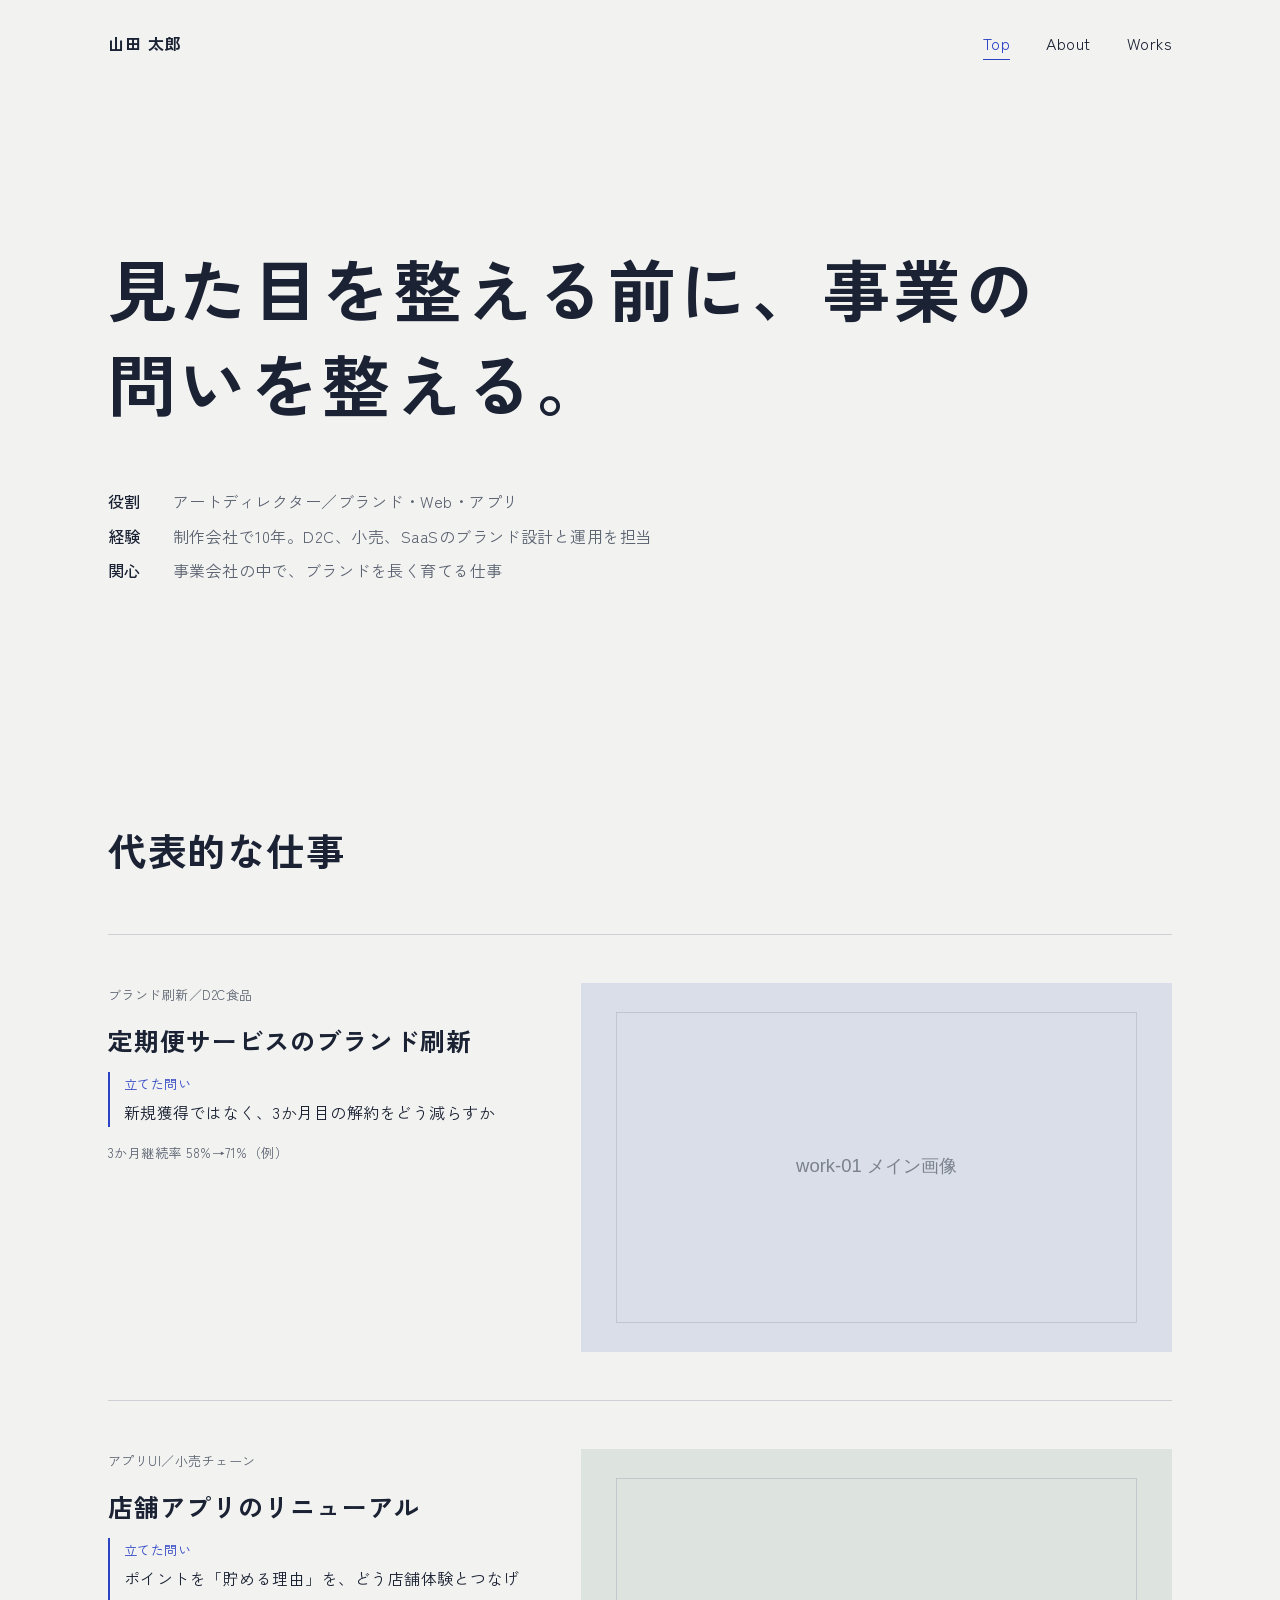
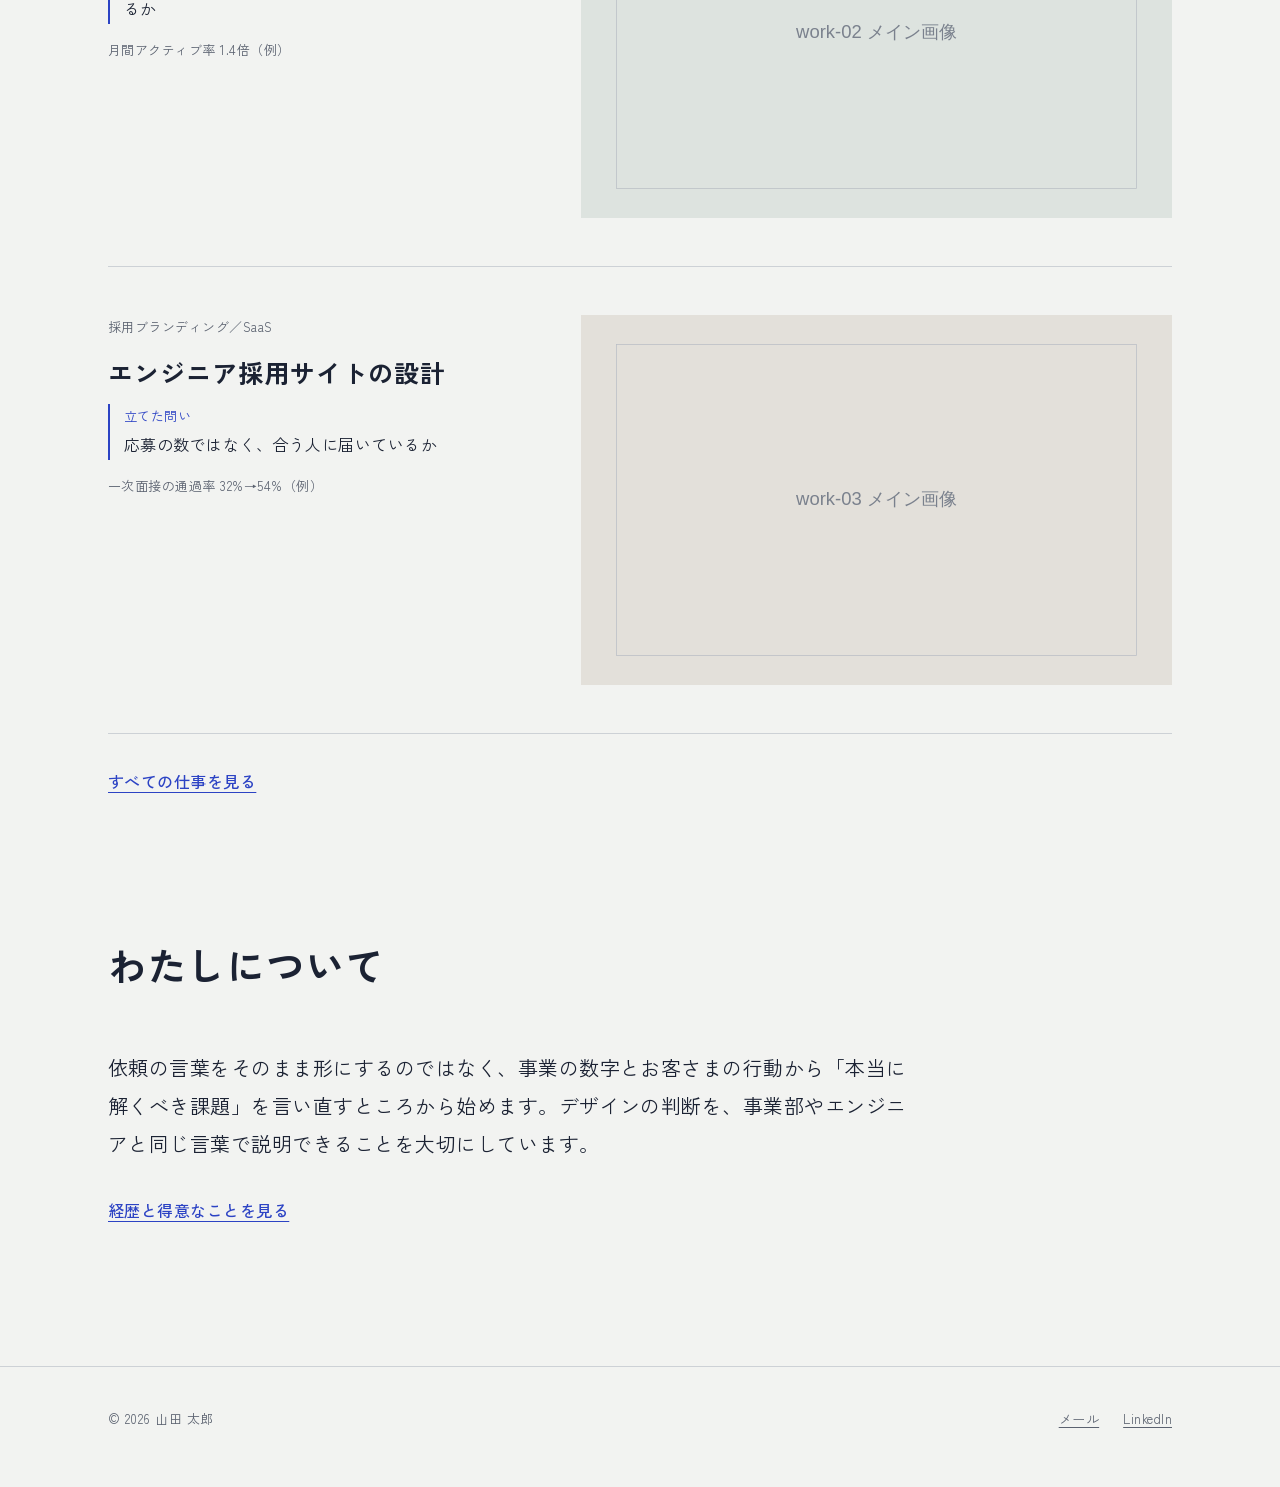
<file: index.html>
<!DOCTYPE html>
<html lang="ja">
<head>
  <meta charset="UTF-8">
  <meta name="viewport" content="width=device-width, initial-scale=1">
  <title>山田 太郎｜アートディレクター ポートフォリオ</title>
  <!-- 検索結果やSNSで表示される説明文。ご自身の言葉に書き換えてください -->
  <meta name="description" content="事業課題から考えるアートディレクター、山田太郎のポートフォリオです。ブランド設計、Webサイト、アプリ、販促の実績を、課題設計とプロセスとあわせて紹介しています。">
  <link rel="preconnect" href="https://fonts.googleapis.com">
  <link rel="preconnect" href="https://fonts.gstatic.com" crossorigin>
  <link href="https://fonts.googleapis.com/css2?family=Zen+Kaku+Gothic+New:wght@400;500;700&display=swap" rel="stylesheet">
  <link rel="stylesheet" href="css/style.css">
</head>
<body>
  <a class="skip" href="#main">本文へ移動</a>

  <header class="site-header">
    <div class="wrap">
      <a class="site-name" href="index.html">山田 太郎</a>
      <nav class="site-nav" aria-label="メイン">
        <ul>
          <li><a href="index.html" aria-current="page">Top</a></li>
          <li><a href="about.html">About</a></li>
          <li><a href="works/index.html">Works</a></li>
        </ul>
      </nav>
    </div>
  </header>

  <main id="main">
    <!-- ヒーロー：あなたのデザインに対する考え方を、ひとことで。
         「何を大事にして仕事をするか」が伝わる一文がおすすめです -->
    <section class="hero">
      <div class="wrap">
        <h1 class="hero-statement">見た目を整える前に、事業の問いを整える。</h1>
        <dl class="hero-meta">
          <dt>役割</dt>
          <dd>アートディレクター／ブランド・Web・アプリ</dd>
          <dt>経験</dt>
          <dd>制作会社で10年。D2C、小売、SaaSのブランド設計と運用を担当</dd>
          <dt>関心</dt>
          <dd>事業会社の中で、ブランドを長く育てる仕事</dd>
        </dl>
      </div>
    </section>

    <!-- 代表作：3件ほどに絞るのがおすすめです -->
    <section class="section" aria-labelledby="featured">
      <div class="wrap">
        <h2 class="section-title" id="featured">代表的な仕事</h2>
        <ul class="work-list">
          <li class="work-item">
            <a href="works/work-01.html">
              <div class="work-thumb"><img src="images/work-01-cover.svg" alt="定期便サービスの新しいパッケージとWebサイト" width="1600" height="1000"></div>
              <div class="work-text">
                <p class="work-kind">ブランド刷新／D2C食品</p>
                <h3 class="work-title">定期便サービスのブランド刷新</h3>
                <p class="work-question"><span>立てた問い</span>新規獲得ではなく、3か月目の解約をどう減らすか</p>
                <p class="work-result">3か月継続率 58%→71%（例）</p>
              </div>
            </a>
          </li>
          <li class="work-item">
            <a href="works/work-02.html">
              <div class="work-thumb"><img src="images/work-02-cover.svg" alt="店舗アプリのホーム画面" width="1600" height="1000"></div>
              <div class="work-text">
                <p class="work-kind">アプリUI／小売チェーン</p>
                <h3 class="work-title">店舗アプリのリニューアル</h3>
                <p class="work-question"><span>立てた問い</span>ポイントを「貯める理由」を、どう店舗体験とつなげるか</p>
                <p class="work-result">月間アクティブ率 1.4倍（例）</p>
              </div>
            </a>
          </li>
          <li class="work-item">
            <a href="works/work-03.html">
              <div class="work-thumb"><img src="images/work-03-cover.svg" alt="採用サイトのトップページ" width="1600" height="1000"></div>
              <div class="work-text">
                <p class="work-kind">採用ブランディング／SaaS</p>
                <h3 class="work-title">エンジニア採用サイトの設計</h3>
                <p class="work-question"><span>立てた問い</span>応募の数ではなく、合う人に届いているか</p>
                <p class="work-result">一次面接の通過率 32%→54%（例）</p>
              </div>
            </a>
          </li>
        </ul>
        <p class="more"><a class="text-link" href="works/index.html">すべての仕事を見る</a></p>
      </div>
    </section>

    <section class="section" aria-labelledby="about-short">
      <div class="wrap">
        <h2 class="section-title" id="about-short">わたしについて</h2>
        <p class="lead">依頼の言葉をそのまま形にするのではなく、事業の数字とお客さまの行動から「本当に解くべき課題」を言い直すところから始めます。デザインの判断を、事業部やエンジニアと同じ言葉で説明できることを大切にしています。</p>
        <p class="more"><a class="text-link" href="about.html">経歴と得意なことを見る</a></p>
      </div>
    </section>
  </main>

  <footer class="site-footer">
    <div class="wrap">
      <p>© 2026 山田 太郎</p>
      <ul>
        <li><a href="mailto:you@example.com">メール</a></li>
        <li><a href="https://www.linkedin.com/">LinkedIn</a></li>
      </ul>
    </div>
  </footer>
</body>
</html>
</file>
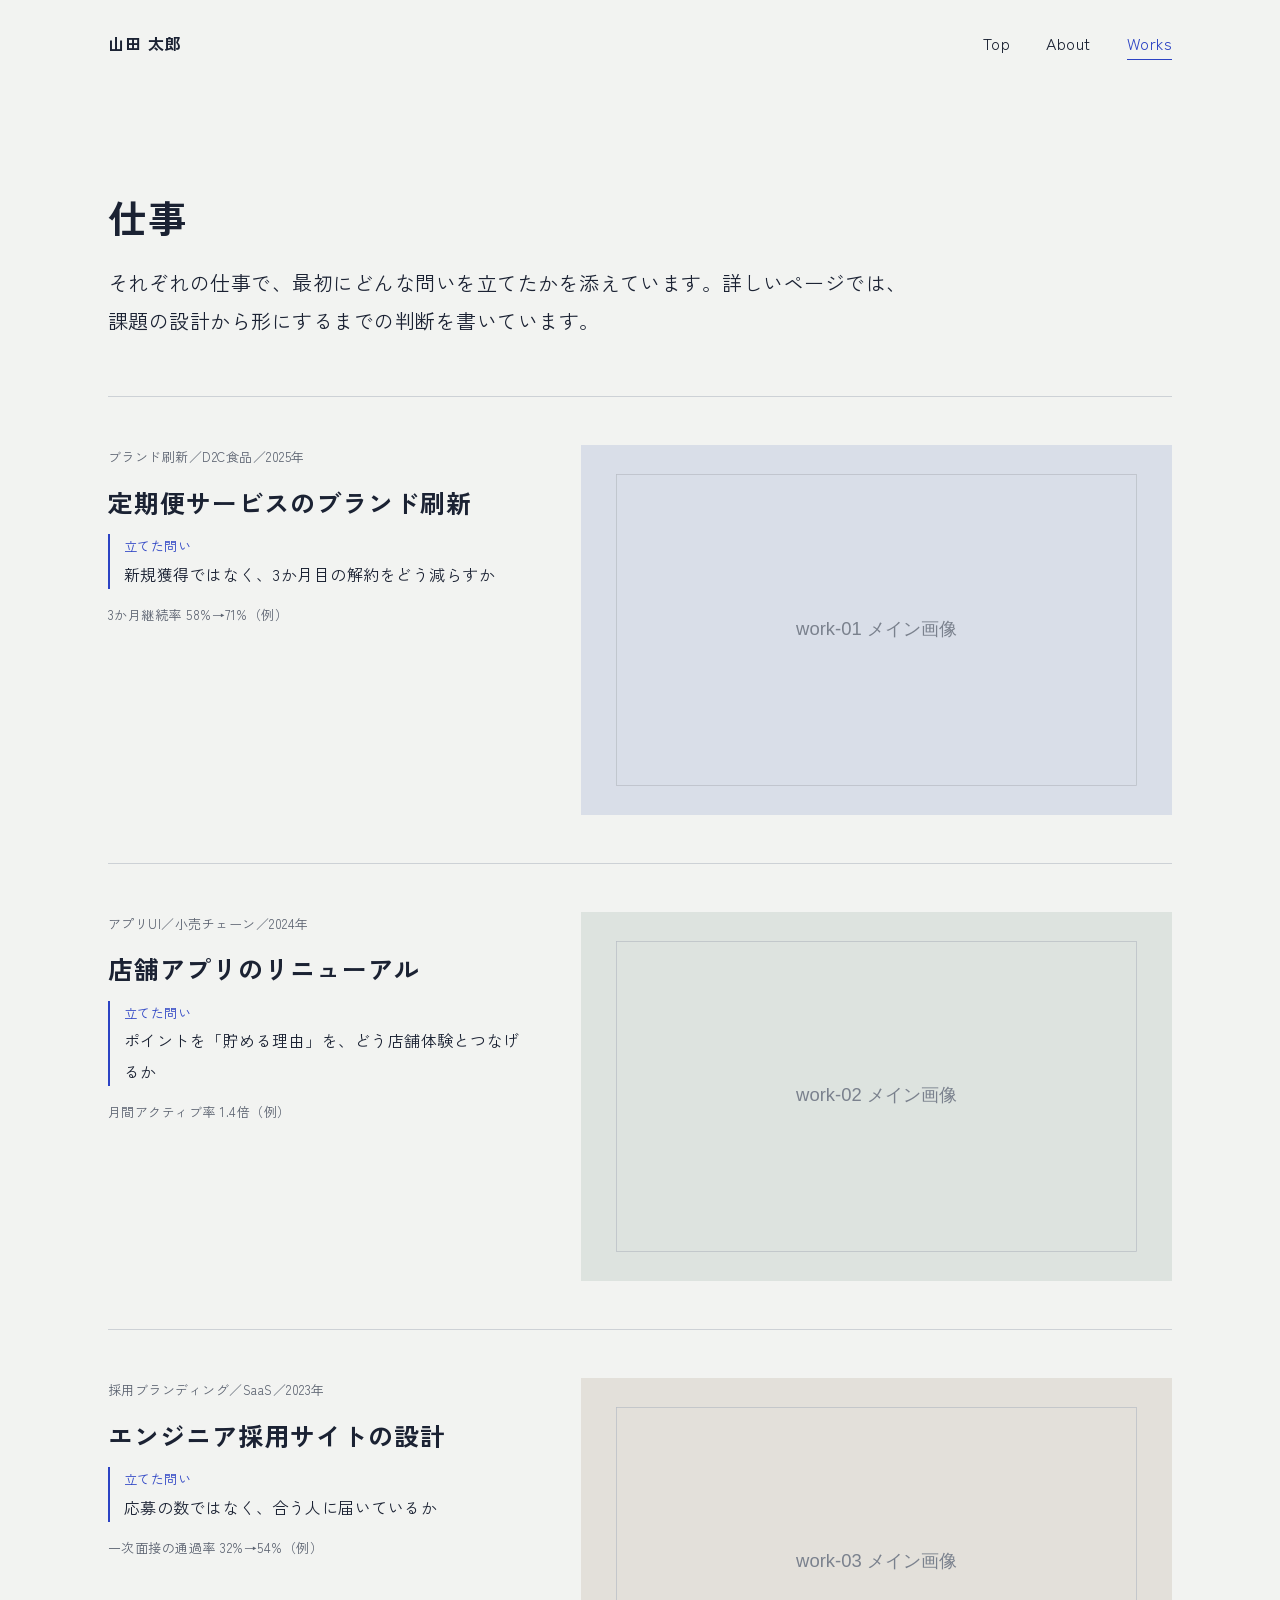
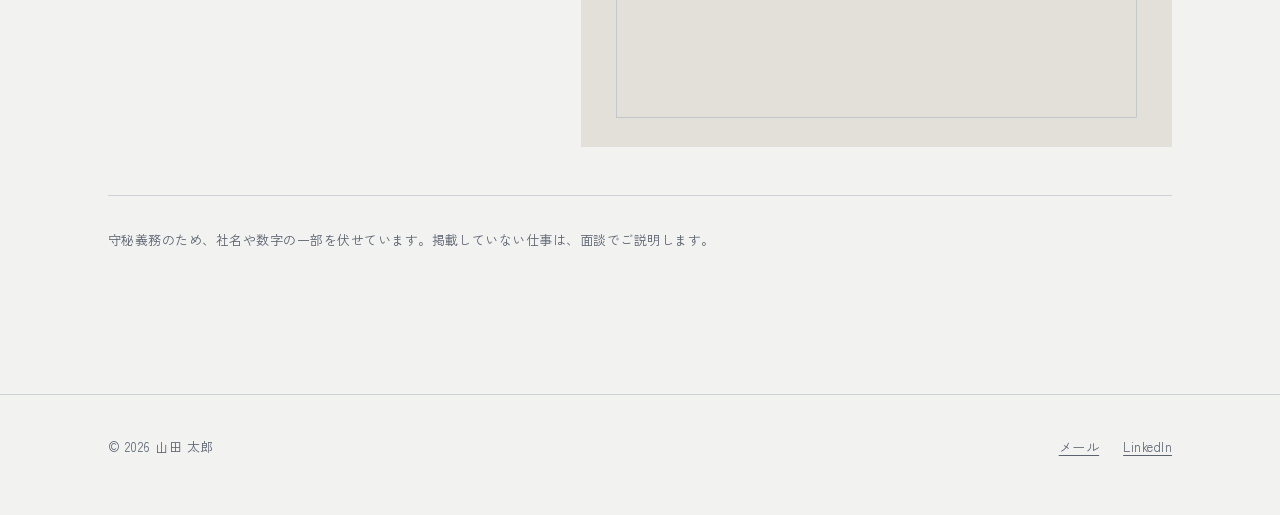
<file: works/index.html>
<!DOCTYPE html>
<html lang="ja">
<head>
  <meta charset="UTF-8">
  <meta name="viewport" content="width=device-width, initial-scale=1">
  <title>Works｜山田 太郎 ポートフォリオ</title>
  <meta name="description" content="アートディレクター山田太郎の仕事の一覧です。それぞれの仕事で立てた問いと成果を紹介しています。">
  <link rel="preconnect" href="https://fonts.googleapis.com">
  <link rel="preconnect" href="https://fonts.gstatic.com" crossorigin>
  <link href="https://fonts.googleapis.com/css2?family=Zen+Kaku+Gothic+New:wght@400;500;700&display=swap" rel="stylesheet">
  <link rel="stylesheet" href="../css/style.css">
</head>
<body>
  <a class="skip" href="#main">本文へ移動</a>

  <header class="site-header">
    <div class="wrap">
      <a class="site-name" href="../index.html">山田 太郎</a>
      <nav class="site-nav" aria-label="メイン">
        <ul>
          <li><a href="../index.html">Top</a></li>
          <li><a href="../about.html">About</a></li>
          <li><a href="index.html" aria-current="page">Works</a></li>
        </ul>
      </nav>
    </div>
  </header>

  <main id="main">
    <div class="wrap">
      <header class="page-head">
        <h1 class="page-title">仕事</h1>
        <p class="lead">それぞれの仕事で、最初にどんな問いを立てたかを添えています。詳しいページでは、課題の設計から形にするまでの判断を書いています。</p>
      </header>

      <!-- 作品を増やすときは、<li class="work-item">〜</li> をまるごとコピーして書き換えます -->
      <ul class="work-list">
        <li class="work-item">
          <a href="work-01.html">
            <div class="work-thumb"><img src="../images/work-01-cover.svg" alt="定期便サービスの新しいパッケージとWebサイト" width="1600" height="1000"></div>
            <div class="work-text">
              <p class="work-kind">ブランド刷新／D2C食品／2025年</p>
              <h2 class="work-title">定期便サービスのブランド刷新</h2>
              <p class="work-question"><span>立てた問い</span>新規獲得ではなく、3か月目の解約をどう減らすか</p>
              <p class="work-result">3か月継続率 58%→71%（例）</p>
            </div>
          </a>
        </li>
        <li class="work-item">
          <a href="work-02.html">
            <div class="work-thumb"><img src="../images/work-02-cover.svg" alt="店舗アプリのホーム画面" width="1600" height="1000"></div>
            <div class="work-text">
              <p class="work-kind">アプリUI／小売チェーン／2024年</p>
              <h2 class="work-title">店舗アプリのリニューアル</h2>
              <p class="work-question"><span>立てた問い</span>ポイントを「貯める理由」を、どう店舗体験とつなげるか</p>
              <p class="work-result">月間アクティブ率 1.4倍（例）</p>
            </div>
          </a>
        </li>
        <li class="work-item">
          <a href="work-03.html">
            <div class="work-thumb"><img src="../images/work-03-cover.svg" alt="採用サイトのトップページ" width="1600" height="1000"></div>
            <div class="work-text">
              <p class="work-kind">採用ブランディング／SaaS／2023年</p>
              <h2 class="work-title">エンジニア採用サイトの設計</h2>
              <p class="work-question"><span>立てた問い</span>応募の数ではなく、合う人に届いているか</p>
              <p class="work-result">一次面接の通過率 32%→54%（例）</p>
            </div>
          </a>
        </li>
      </ul>

      <p class="more note">守秘義務のため、社名や数字の一部を伏せています。掲載していない仕事は、面談でご説明します。</p>
    </div>
  </main>

  <footer class="site-footer">
    <div class="wrap">
      <p>© 2026 山田 太郎</p>
      <ul>
        <li><a href="mailto:you@example.com">メール</a></li>
        <li><a href="https://www.linkedin.com/">LinkedIn</a></li>
      </ul>
    </div>
  </footer>
</body>
</html>
</file>
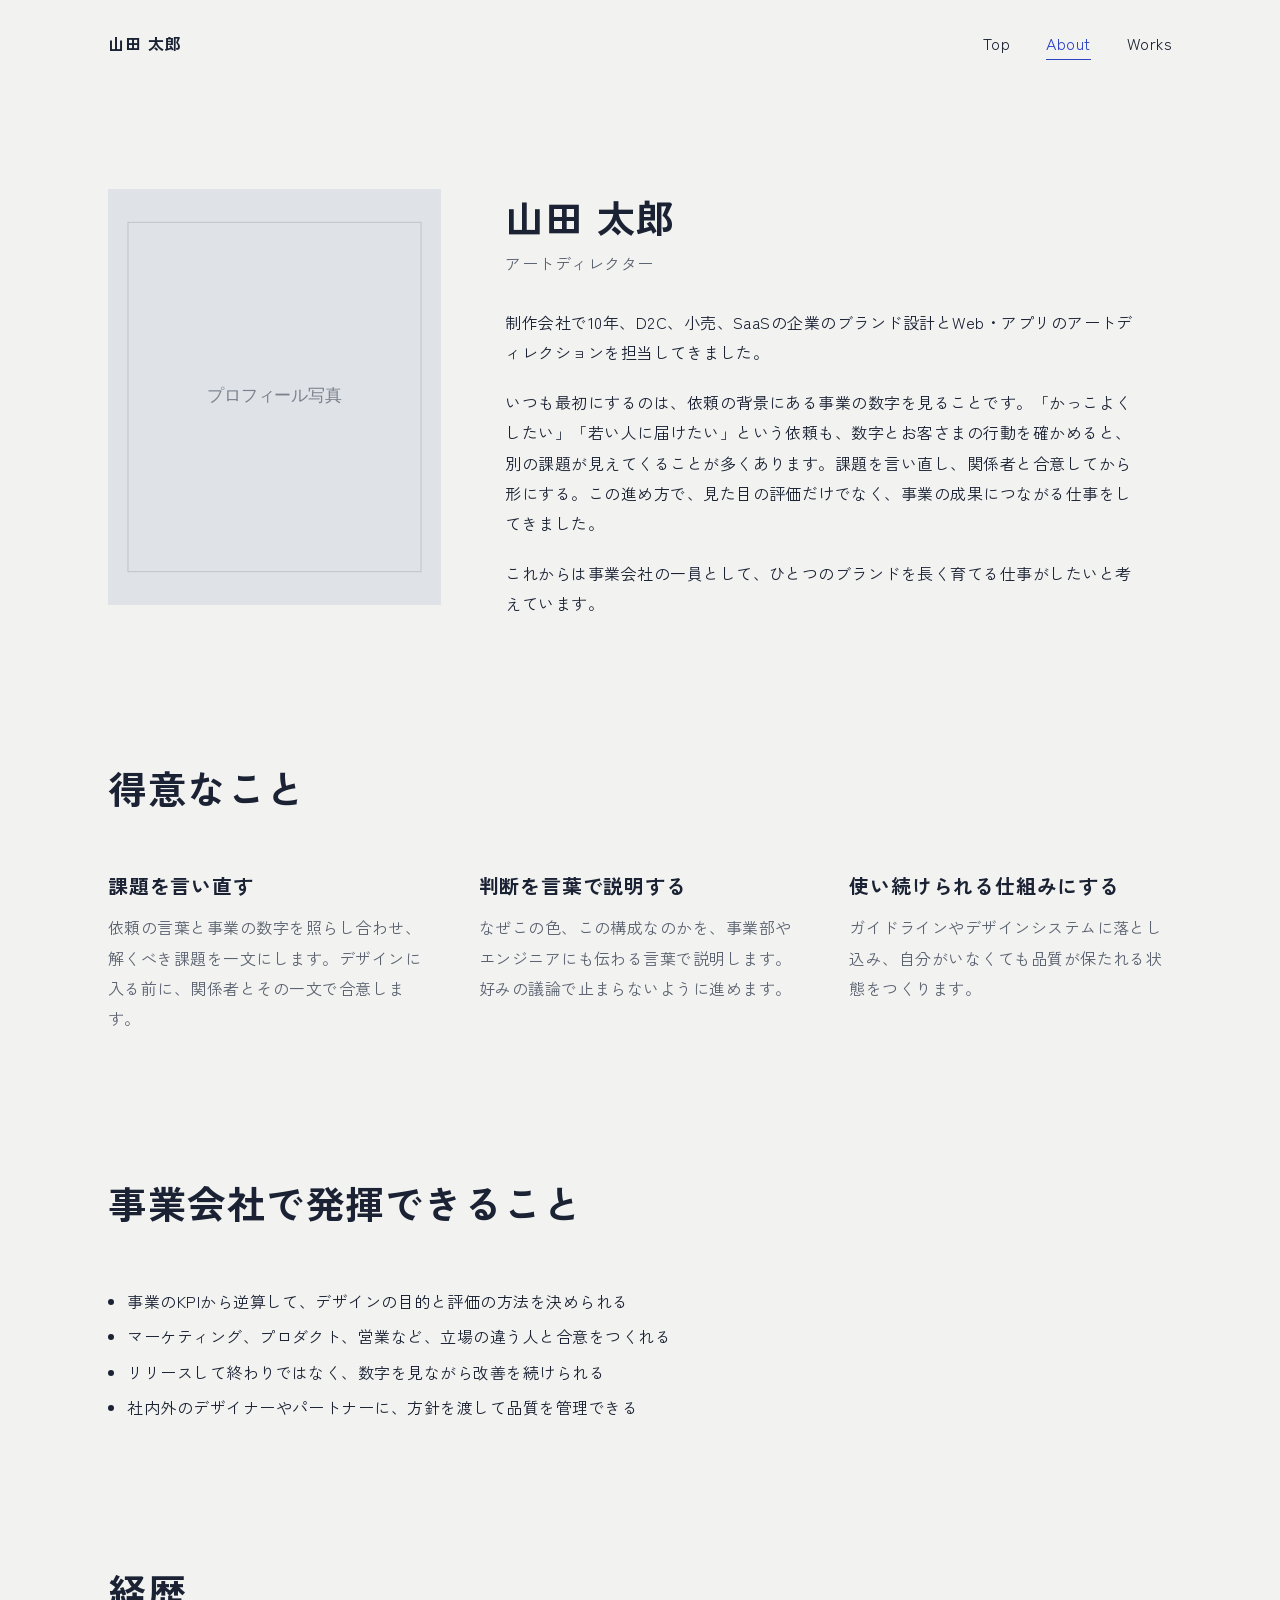
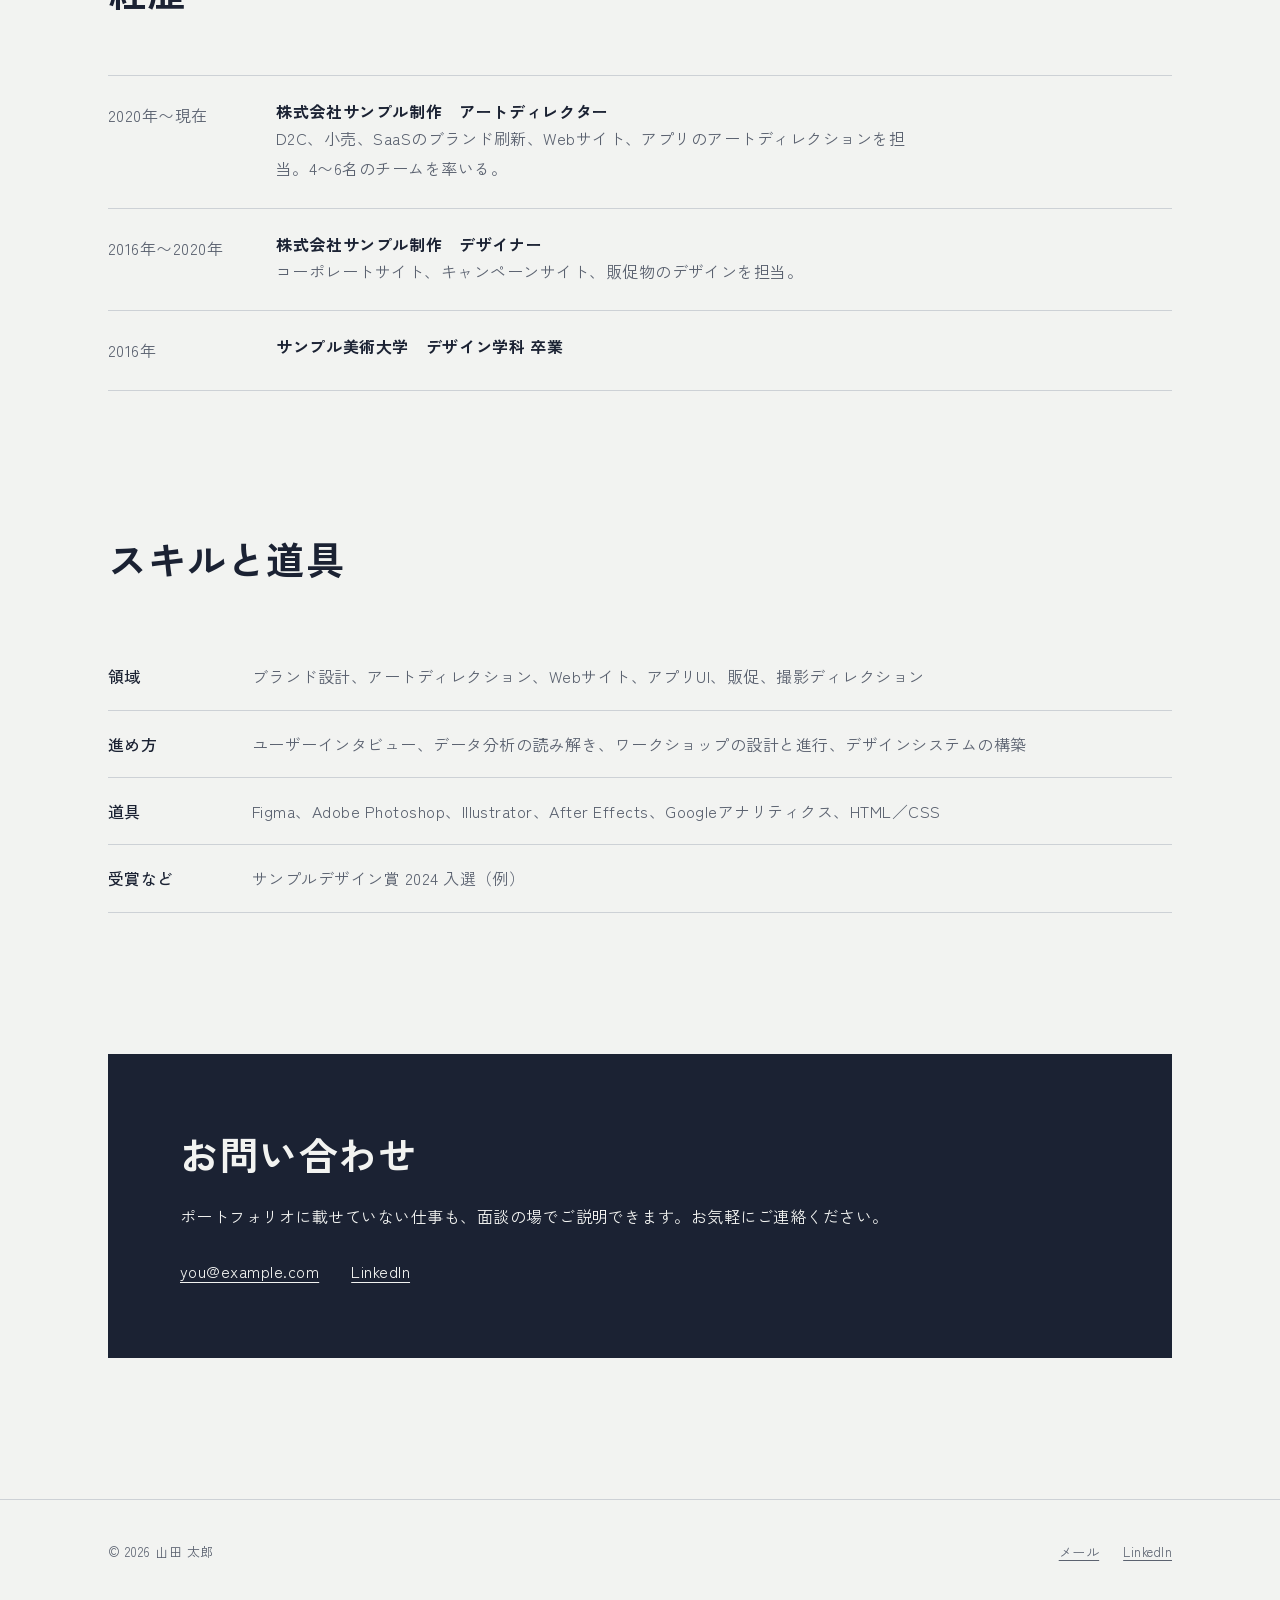
<file: about.html>
<!DOCTYPE html>
<html lang="ja">
<head>
  <meta charset="UTF-8">
  <meta name="viewport" content="width=device-width, initial-scale=1">
  <title>About｜山田 太郎 ポートフォリオ</title>
  <meta name="description" content="アートディレクター山田太郎の経歴、得意なこと、事業会社で発揮できることを紹介しています。">
  <link rel="preconnect" href="https://fonts.googleapis.com">
  <link rel="preconnect" href="https://fonts.gstatic.com" crossorigin>
  <link href="https://fonts.googleapis.com/css2?family=Zen+Kaku+Gothic+New:wght@400;500;700&display=swap" rel="stylesheet">
  <link rel="stylesheet" href="css/style.css">
</head>
<body>
  <a class="skip" href="#main">本文へ移動</a>

  <header class="site-header">
    <div class="wrap">
      <a class="site-name" href="index.html">山田 太郎</a>
      <nav class="site-nav" aria-label="メイン">
        <ul>
          <li><a href="index.html">Top</a></li>
          <li><a href="about.html" aria-current="page">About</a></li>
          <li><a href="works/index.html">Works</a></li>
        </ul>
      </nav>
    </div>
  </header>

  <main id="main">
    <section>
      <div class="wrap about-intro">
        <!-- 顔写真を使う場合は images/portrait.svg を差し替えてください（縦4:横5の比率） -->
        <img class="portrait" src="images/portrait.svg" alt="山田太郎のプロフィール写真" width="800" height="1000">
        <div>
          <h1 class="about-name">山田 太郎</h1>
          <p class="about-role">アートディレクター</p>
          <div class="prose">
            <p>制作会社で10年、D2C、小売、SaaSの企業のブランド設計とWeb・アプリのアートディレクションを担当してきました。</p>
            <p>いつも最初にするのは、依頼の背景にある事業の数字を見ることです。「かっこよくしたい」「若い人に届けたい」という依頼も、数字とお客さまの行動を確かめると、別の課題が見えてくることが多くあります。課題を言い直し、関係者と合意してから形にする。この進め方で、見た目の評価だけでなく、事業の成果につながる仕事をしてきました。</p>
            <p>これからは事業会社の一員として、ひとつのブランドを長く育てる仕事がしたいと考えています。</p>
          </div>
        </div>
      </div>
    </section>

    <!-- 強み：3つまでに絞ると伝わりやすくなります -->
    <section class="section" aria-labelledby="strengths">
      <div class="wrap">
        <h2 class="section-title" id="strengths">得意なこと</h2>
        <div class="strengths">
          <div>
            <h3>課題を言い直す</h3>
            <p>依頼の言葉と事業の数字を照らし合わせ、解くべき課題を一文にします。デザインに入る前に、関係者とその一文で合意します。</p>
          </div>
          <div>
            <h3>判断を言葉で説明する</h3>
            <p>なぜこの色、この構成なのかを、事業部やエンジニアにも伝わる言葉で説明します。好みの議論で止まらないように進めます。</p>
          </div>
          <div>
            <h3>使い続けられる仕組みにする</h3>
            <p>ガイドラインやデザインシステムに落とし込み、自分がいなくても品質が保たれる状態をつくります。</p>
          </div>
        </div>
      </div>
    </section>

    <!-- 事業会社への転職で特に見られるポイント -->
    <section class="section" aria-labelledby="inhouse">
      <div class="wrap">
        <h2 class="section-title" id="inhouse">事業会社で発揮できること</h2>
        <div class="prose">
          <ul>
            <li>事業のKPIから逆算して、デザインの目的と評価の方法を決められる</li>
            <li>マーケティング、プロダクト、営業など、立場の違う人と合意をつくれる</li>
            <li>リリースして終わりではなく、数字を見ながら改善を続けられる</li>
            <li>社内外のデザイナーやパートナーに、方針を渡して品質を管理できる</li>
          </ul>
        </div>
      </div>
    </section>

    <section class="section" aria-labelledby="career">
      <div class="wrap">
        <h2 class="section-title" id="career">経歴</h2>
        <ol class="timeline">
          <li>
            <time>2020年〜現在</time>
            <div>
              <h3>株式会社サンプル制作　アートディレクター</h3>
              <p>D2C、小売、SaaSのブランド刷新、Webサイト、アプリのアートディレクションを担当。4〜6名のチームを率いる。</p>
            </div>
          </li>
          <li>
            <time>2016年〜2020年</time>
            <div>
              <h3>株式会社サンプル制作　デザイナー</h3>
              <p>コーポレートサイト、キャンペーンサイト、販促物のデザインを担当。</p>
            </div>
          </li>
          <li>
            <time>2016年</time>
            <div>
              <h3>サンプル美術大学　デザイン学科 卒業</h3>
            </div>
          </li>
        </ol>
      </div>
    </section>

    <section class="section" aria-labelledby="skills">
      <div class="wrap">
        <h2 class="section-title" id="skills">スキルと道具</h2>
        <table class="skill-table">
          <tbody>
            <tr><th scope="row">領域</th><td>ブランド設計、アートディレクション、Webサイト、アプリUI、販促、撮影ディレクション</td></tr>
            <tr><th scope="row">進め方</th><td>ユーザーインタビュー、データ分析の読み解き、ワークショップの設計と進行、デザインシステムの構築</td></tr>
            <tr><th scope="row">道具</th><td>Figma、Adobe Photoshop、Illustrator、After Effects、Googleアナリティクス、HTML／CSS</td></tr>
            <tr><th scope="row">受賞など</th><td>サンプルデザイン賞 2024 入選（例）</td></tr>
          </tbody>
        </table>
      </div>
    </section>

    <section class="section" aria-labelledby="contact">
      <div class="wrap">
        <div class="contact">
          <h2 class="section-title" id="contact">お問い合わせ</h2>
          <p>ポートフォリオに載せていない仕事も、面談の場でご説明できます。お気軽にご連絡ください。</p>
          <ul class="contact-links">
            <li><a href="mailto:you@example.com">you@example.com</a></li>
            <li><a href="https://www.linkedin.com/">LinkedIn</a></li>
          </ul>
        </div>
      </div>
    </section>
  </main>

  <footer class="site-footer">
    <div class="wrap">
      <p>© 2026 山田 太郎</p>
      <ul>
        <li><a href="mailto:you@example.com">メール</a></li>
        <li><a href="https://www.linkedin.com/">LinkedIn</a></li>
      </ul>
    </div>
  </footer>
</body>
</html>
</file>
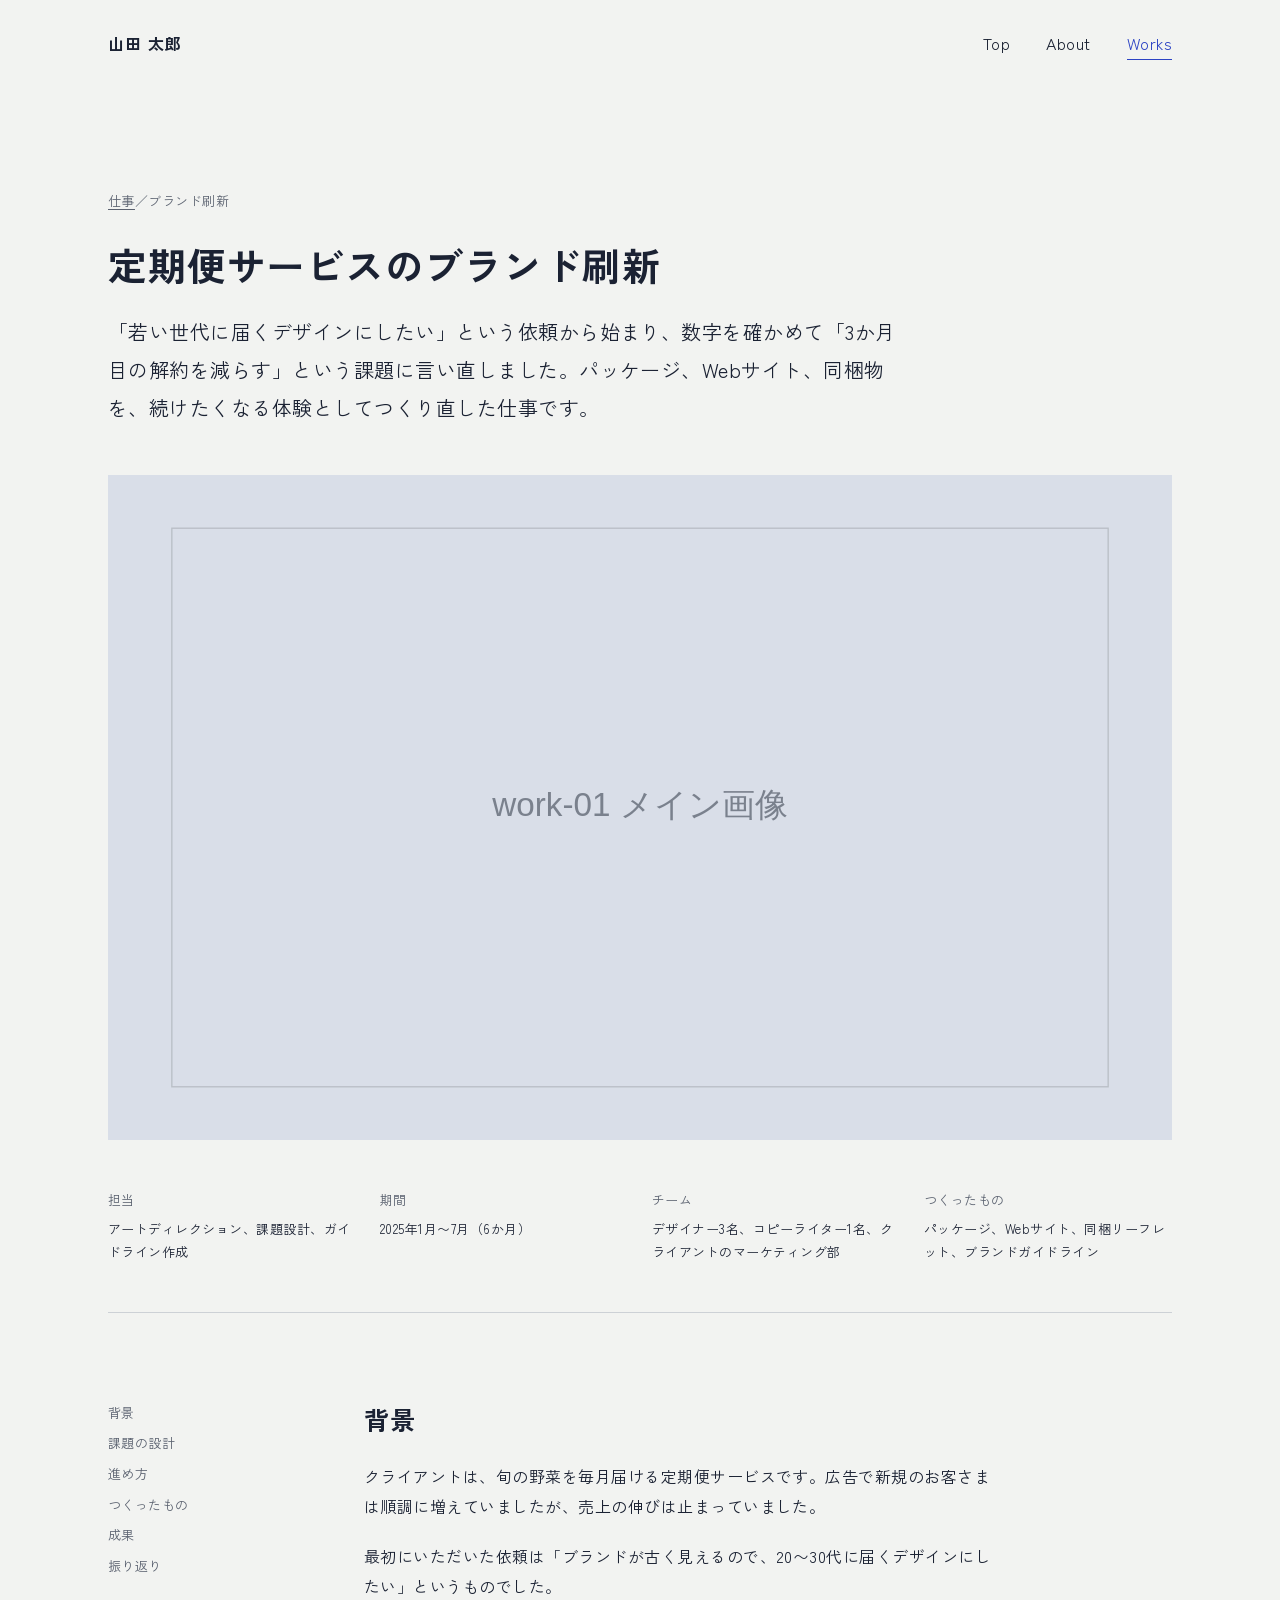
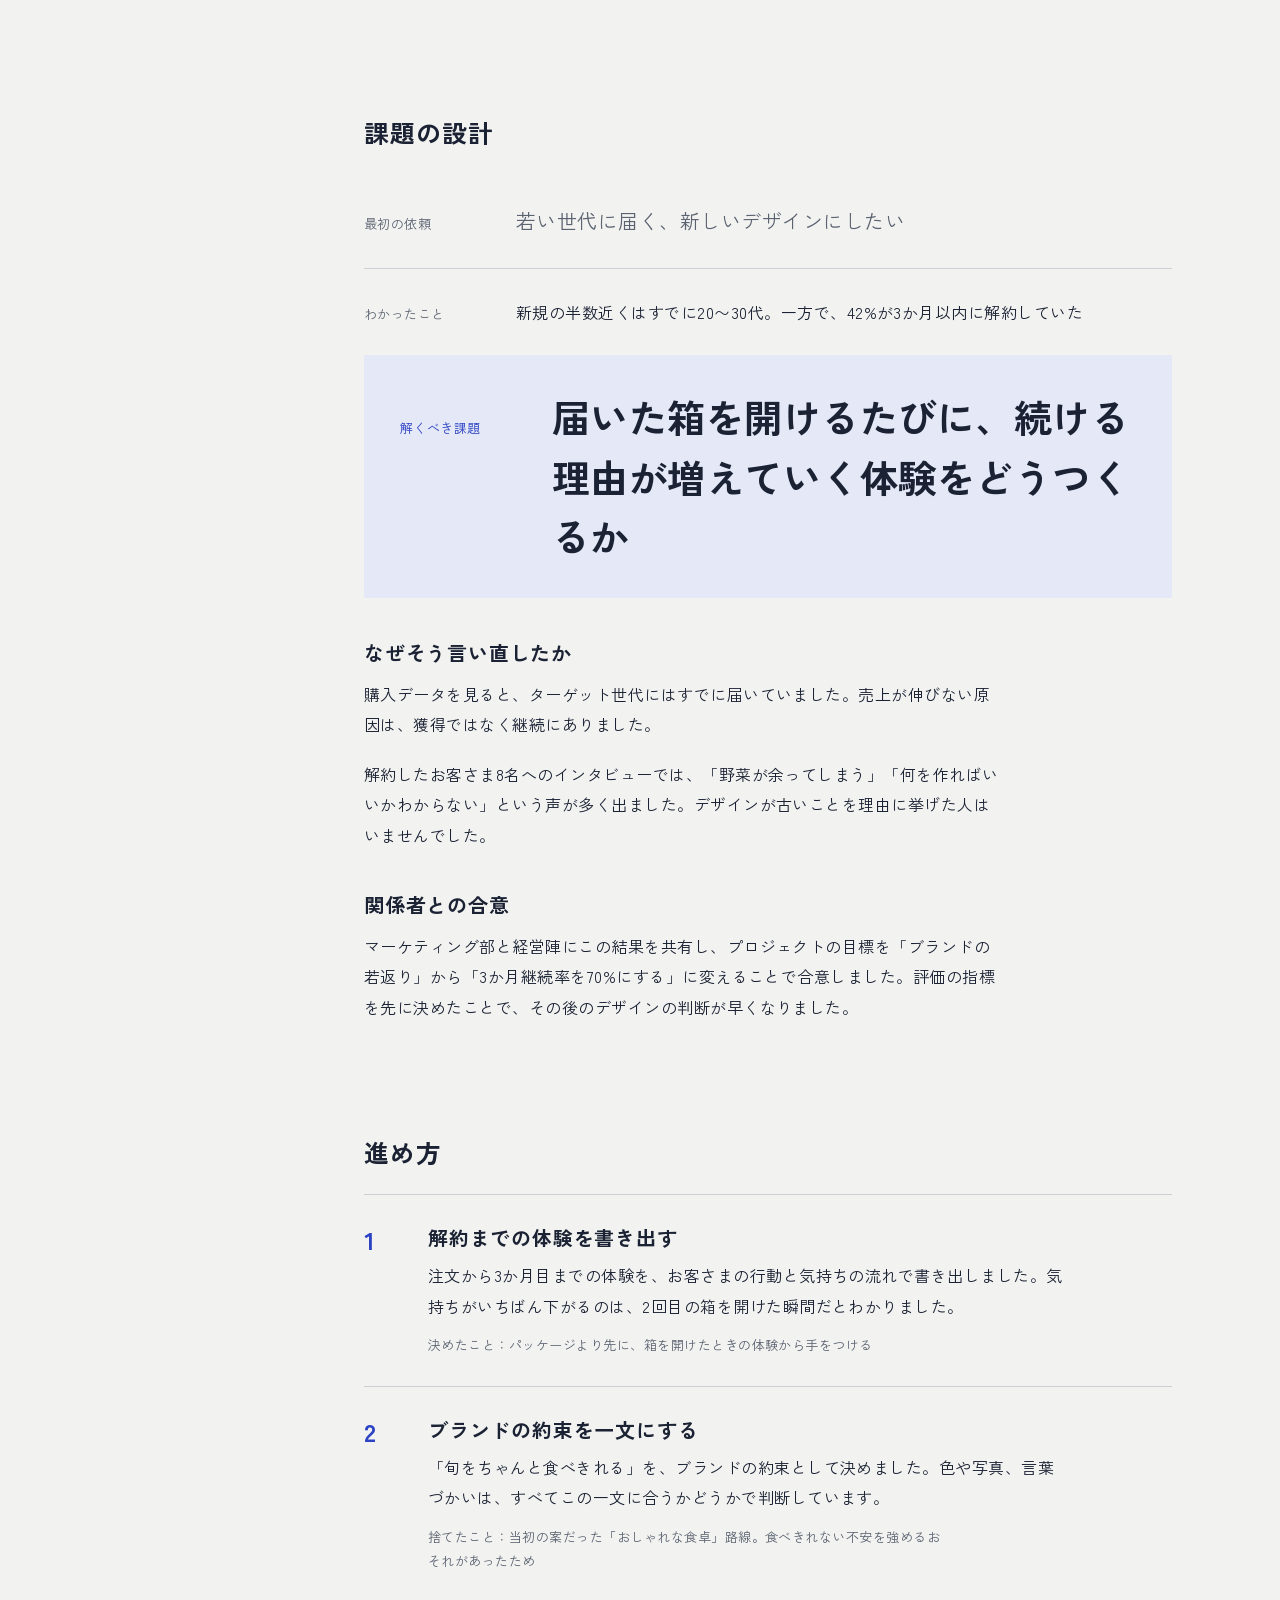
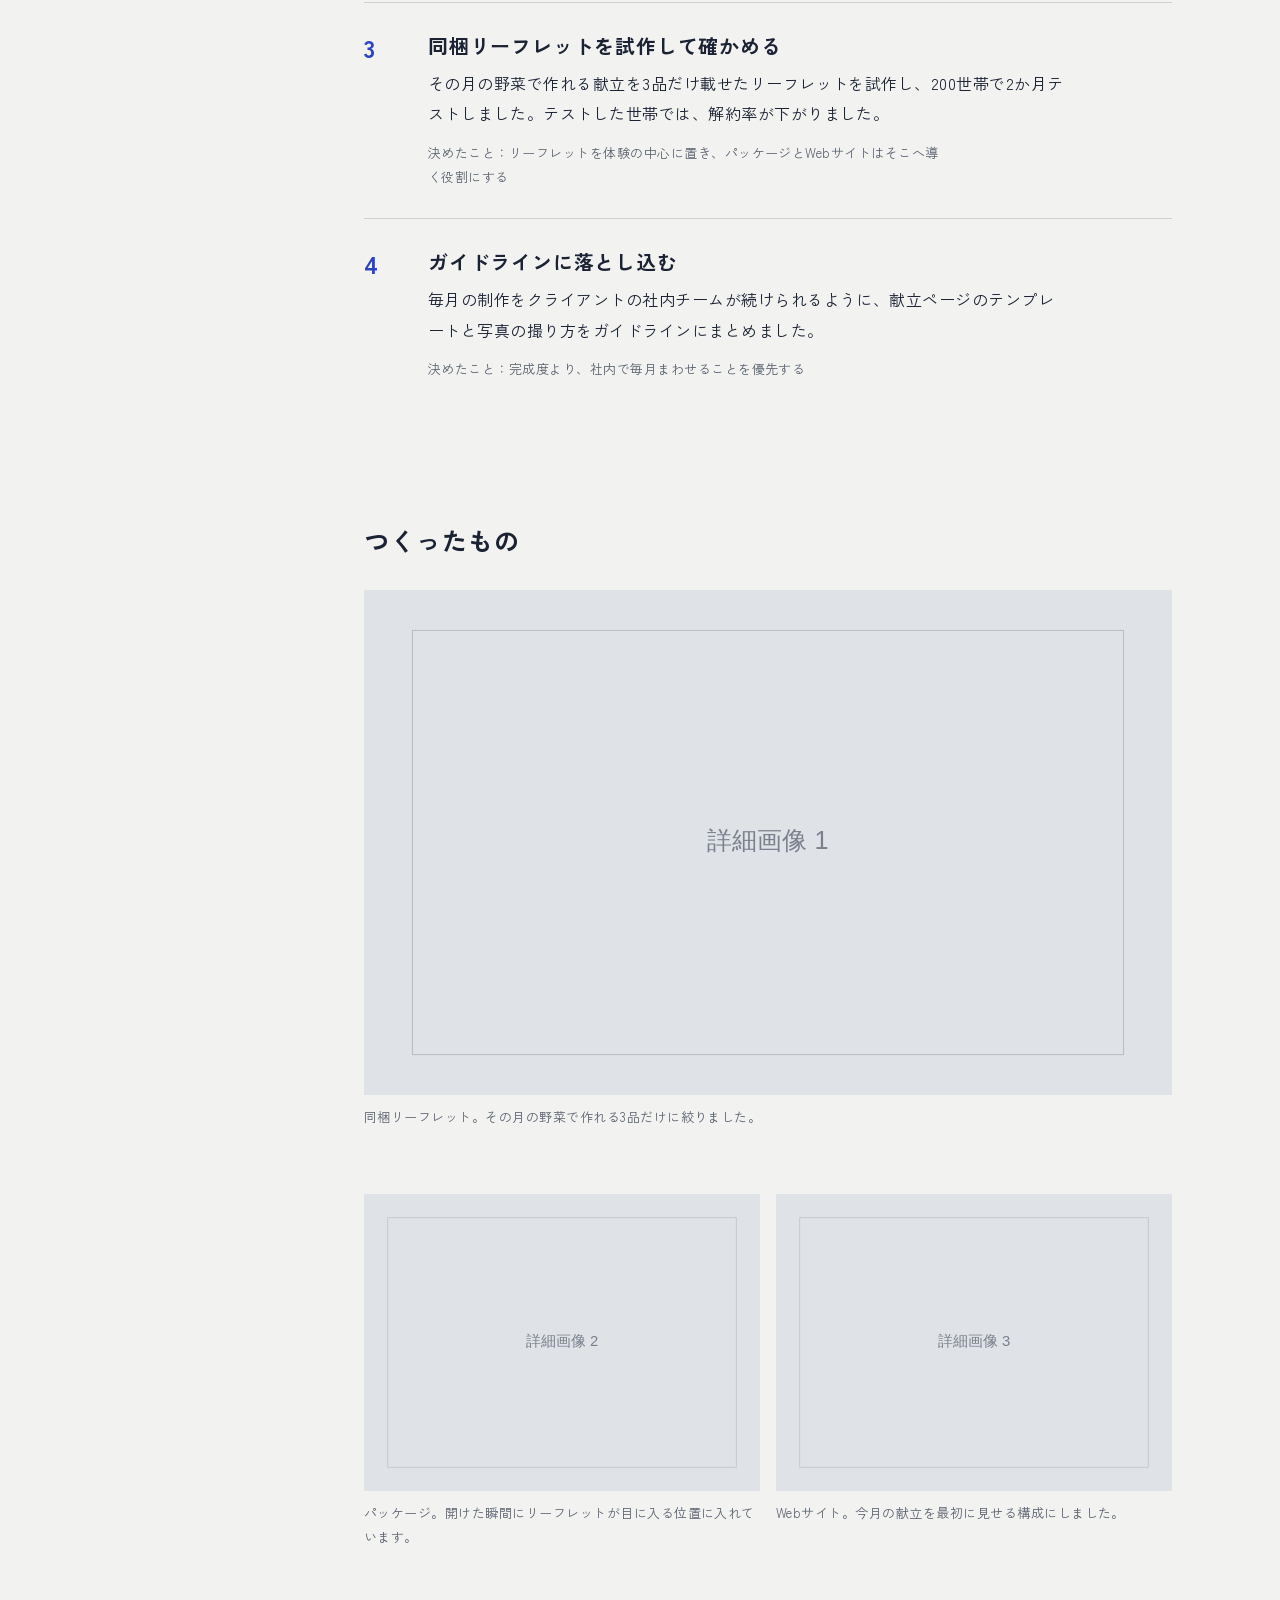
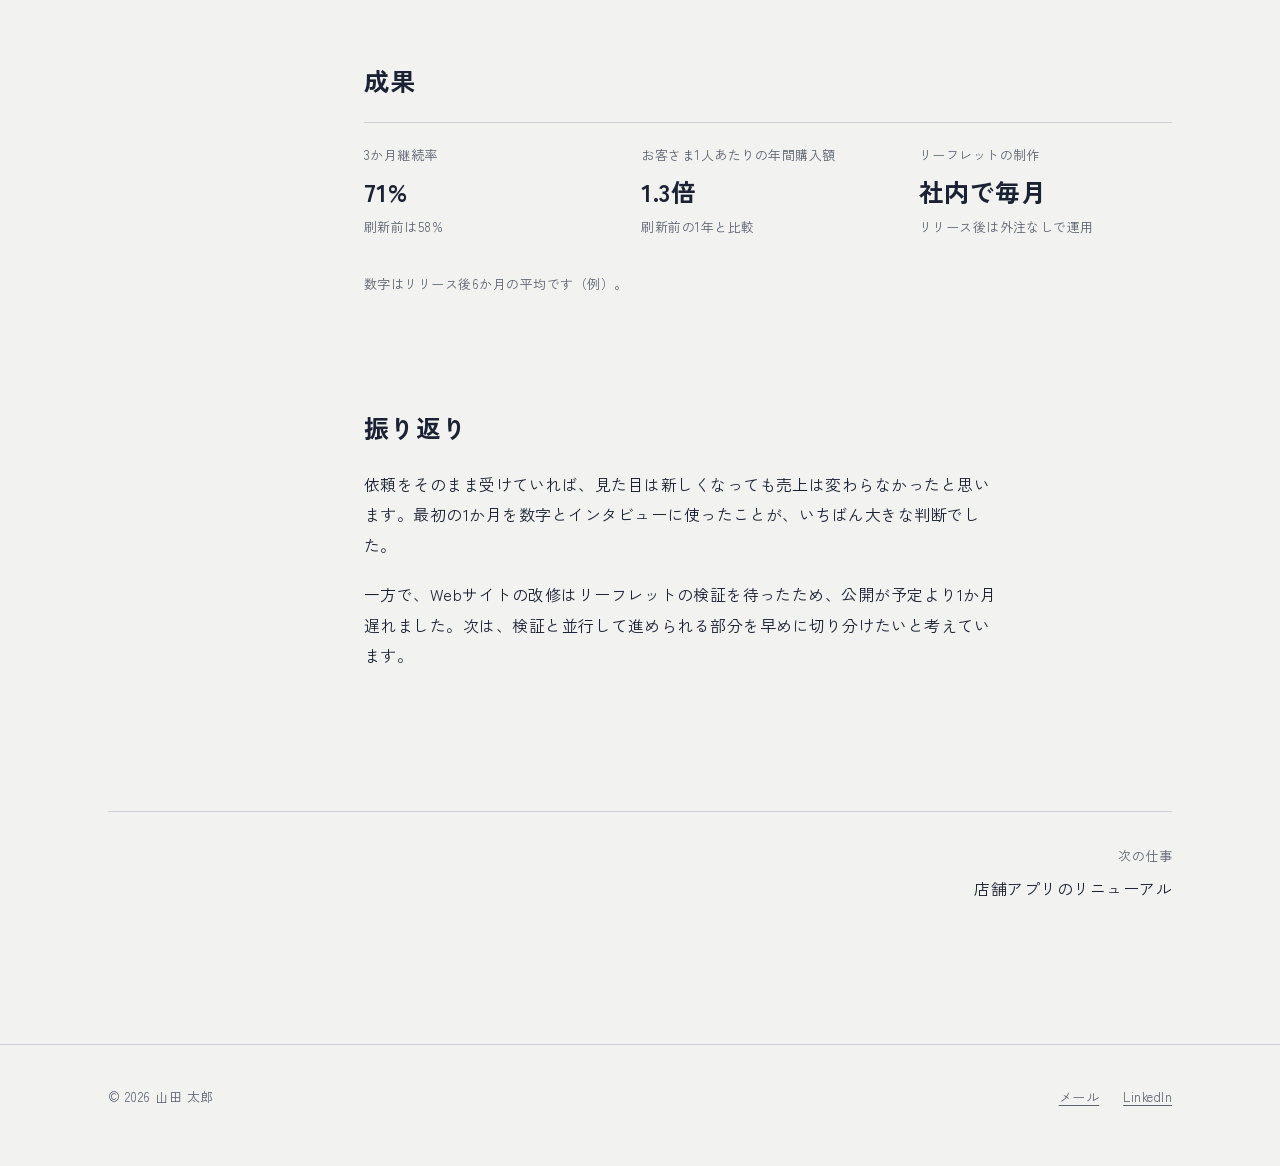
<file: works/work-01.html>
<!DOCTYPE html>
<html lang="ja">
<head>
  <meta charset="UTF-8">
  <meta name="viewport" content="width=device-width, initial-scale=1">
  <title>定期便サービスのブランド刷新｜山田 太郎 ポートフォリオ</title>
  <meta name="description" content="D2C食品の定期便サービスで、3か月目の解約を減らすためにブランドを刷新した仕事です。課題の設計から成果までを紹介しています。">
  <link rel="preconnect" href="https://fonts.googleapis.com">
  <link rel="preconnect" href="https://fonts.gstatic.com" crossorigin>
  <link href="https://fonts.googleapis.com/css2?family=Zen+Kaku+Gothic+New:wght@400;500;700&display=swap" rel="stylesheet">
  <link rel="stylesheet" href="../css/style.css">
</head>
<body>
  <a class="skip" href="#main">本文へ移動</a>

  <header class="site-header">
    <div class="wrap">
      <a class="site-name" href="../index.html">山田 太郎</a>
      <nav class="site-nav" aria-label="メイン">
        <ul>
          <li><a href="../index.html">Top</a></li>
          <li><a href="../about.html">About</a></li>
          <li><a href="index.html" aria-current="page">Works</a></li>
        </ul>
      </nav>
    </div>
  </header>

  <!--
    ここに書いている文章と数字は、書き方の例です。
    ご自身の実績に置き換えてください。
    読み手（事業会社の採用担当、デザイン責任者、事業部長）が知りたいのは
    「どう考えて、何を決めて、事業に何が起きたか」です。
  -->
  <main id="main">
    <div class="wrap">
      <header class="case-head">
        <p class="breadcrumb"><a href="index.html">仕事</a>／ブランド刷新</p>
        <h1 class="case-title">定期便サービスのブランド刷新</h1>
        <p class="lead case-summary">「若い世代に届くデザインにしたい」という依頼から始まり、数字を確かめて「3か月目の解約を減らす」という課題に言い直しました。パッケージ、Webサイト、同梱物を、続けたくなる体験としてつくり直した仕事です。</p>
      </header>

      <figure class="case-cover">
        <img src="../images/work-01-cover.svg" alt="新しいパッケージとWebサイトを並べた写真" width="1600" height="1000">
      </figure>

      <!-- 概要：読み手が最初に確認する情報。担当範囲は「自分が何をしたか」を具体的に -->
      <dl class="case-facts">
        <div><dt>担当</dt><dd>アートディレクション、課題設計、ガイドライン作成</dd></div>
        <div><dt>期間</dt><dd>2025年1月〜7月（6か月）</dd></div>
        <div><dt>チーム</dt><dd>デザイナー3名、コピーライター1名、クライアントのマーケティング部</dd></div>
        <div><dt>つくったもの</dt><dd>パッケージ、Webサイト、同梱リーフレット、ブランドガイドライン</dd></div>
      </dl>

      <div class="case-body">
        <nav class="toc" aria-label="このページの目次">
          <ol>
            <li><a href="#background">背景</a></li>
            <li><a href="#problem">課題の設計</a></li>
            <li><a href="#approach">進め方</a></li>
            <li><a href="#output">つくったもの</a></li>
            <li><a href="#results">成果</a></li>
            <li><a href="#reflection">振り返り</a></li>
          </ol>
        </nav>

        <article>
          <!-- 背景：事業の状況を短く。業界を知らない人でもわかるように -->
          <section class="case-section" id="background">
            <h2>背景</h2>
            <div class="prose">
              <p>クライアントは、旬の野菜を毎月届ける定期便サービスです。広告で新規のお客さまは順調に増えていましたが、売上の伸びは止まっていました。</p>
              <p>最初にいただいた依頼は「ブランドが古く見えるので、20〜30代に届くデザインにしたい」というものでした。</p>
            </div>
          </section>

          <!-- 課題の設計：このページでいちばん大事な部分。
               「依頼」「調べてわかったこと」「本当の課題」の順に書くと、考え方が伝わります -->
          <section class="case-section" id="problem">
            <h2>課題の設計</h2>
            <div class="reframe">
              <div class="reframe-row reframe-before">
                <p class="reframe-label">最初の依頼</p>
                <p class="reframe-text">若い世代に届く、新しいデザインにしたい</p>
              </div>
              <div class="reframe-row">
                <p class="reframe-label">わかったこと</p>
                <p class="reframe-text">新規の半数近くはすでに20〜30代。一方で、42%が3か月以内に解約していた</p>
              </div>
              <div class="reframe-row reframe-after">
                <p class="reframe-label">解くべき課題</p>
                <p class="reframe-text">届いた箱を開けるたびに、続ける理由が増えていく体験をどうつくるか</p>
              </div>
            </div>
            <div class="prose">
              <h3>なぜそう言い直したか</h3>
              <p>購入データを見ると、ターゲット世代にはすでに届いていました。売上が伸びない原因は、獲得ではなく継続にありました。</p>
              <p>解約したお客さま8名へのインタビューでは、「野菜が余ってしまう」「何を作ればいいかわからない」という声が多く出ました。デザインが古いことを理由に挙げた人はいませんでした。</p>
              <h3>関係者との合意</h3>
              <p>マーケティング部と経営陣にこの結果を共有し、プロジェクトの目標を「ブランドの若返り」から「3か月継続率を70%にする」に変えることで合意しました。評価の指標を先に決めたことで、その後のデザインの判断が早くなりました。</p>
            </div>
          </section>

          <!-- 進め方：実際に順番に進めた手順なので番号付き。
               各ステップに「何を決めたか／何を捨てたか」を書くと判断力が伝わります -->
          <section class="case-section" id="approach">
            <h2>進め方</h2>
            <ol class="steps">
              <li>
                <div>
                  <h3>解約までの体験を書き出す</h3>
                  <p>注文から3か月目までの体験を、お客さまの行動と気持ちの流れで書き出しました。気持ちがいちばん下がるのは、2回目の箱を開けた瞬間だとわかりました。</p>
                  <p class="decision">決めたこと：パッケージより先に、箱を開けたときの体験から手をつける</p>
                </div>
              </li>
              <li>
                <div>
                  <h3>ブランドの約束を一文にする</h3>
                  <p>「旬をちゃんと食べきれる」を、ブランドの約束として決めました。色や写真、言葉づかいは、すべてこの一文に合うかどうかで判断しています。</p>
                  <p class="decision">捨てたこと：当初の案だった「おしゃれな食卓」路線。食べきれない不安を強めるおそれがあったため</p>
                </div>
              </li>
              <li>
                <div>
                  <h3>同梱リーフレットを試作して確かめる</h3>
                  <p>その月の野菜で作れる献立を3品だけ載せたリーフレットを試作し、200世帯で2か月テストしました。テストした世帯では、解約率が下がりました。</p>
                  <p class="decision">決めたこと：リーフレットを体験の中心に置き、パッケージとWebサイトはそこへ導く役割にする</p>
                </div>
              </li>
              <li>
                <div>
                  <h3>ガイドラインに落とし込む</h3>
                  <p>毎月の制作をクライアントの社内チームが続けられるように、献立ページのテンプレートと写真の撮り方をガイドラインにまとめました。</p>
                  <p class="decision">決めたこと：完成度より、社内で毎月まわせることを優先する</p>
                </div>
              </li>
            </ol>
          </section>

          <!-- つくったもの：画像は images フォルダに入れて、ファイル名を差し替えます -->
          <section class="case-section" id="output">
            <h2>つくったもの</h2>
            <figure class="figure">
              <img src="../images/work-01-detail-1.svg" alt="同梱リーフレットの見開き" width="1600" height="1000">
              <figcaption>同梱リーフレット。その月の野菜で作れる3品だけに絞りました。</figcaption>
            </figure>
            <div class="figure-pair">
              <figure class="figure">
                <img src="../images/work-01-detail-2.svg" alt="新しいパッケージ" width="1200" height="900">
                <figcaption>パッケージ。開けた瞬間にリーフレットが目に入る位置に入れています。</figcaption>
              </figure>
              <figure class="figure">
                <img src="../images/work-01-detail-3.svg" alt="Webサイトのトップページ" width="1200" height="900">
                <figcaption>Webサイト。今月の献立を最初に見せる構成にしました。</figcaption>
              </figure>
            </div>
          </section>

          <!-- 成果：できれば数字で。出せない場合は「社内でどう使われているか」でもOK -->
          <section class="case-section" id="results">
            <h2>成果</h2>
            <dl class="results">
              <div><dt>3か月継続率</dt><dd>71%<small>刷新前は58%</small></dd></div>
              <div><dt>お客さま1人あたりの年間購入額</dt><dd>1.3倍<small>刷新前の1年と比較</small></dd></div>
              <div><dt>リーフレットの制作</dt><dd>社内で毎月<small>リリース後は外注なしで運用</small></dd></div>
            </dl>
            <p class="note more">数字はリリース後6か月の平均です（例）。</p>
          </section>

          <!-- 振り返り：うまくいかなかったことも書くと、信頼につながります -->
          <section class="case-section" id="reflection">
            <h2>振り返り</h2>
            <div class="prose">
              <p>依頼をそのまま受けていれば、見た目は新しくなっても売上は変わらなかったと思います。最初の1か月を数字とインタビューに使ったことが、いちばん大きな判断でした。</p>
              <p>一方で、Webサイトの改修はリーフレットの検証を待ったため、公開が予定より1か月遅れました。次は、検証と並行して進められる部分を早めに切り分けたいと考えています。</p>
            </div>
          </section>
        </article>
      </div>

      <nav class="case-nav" aria-label="ほかの仕事">
        <a class="next" href="work-02.html"><span>次の仕事</span>店舗アプリのリニューアル</a>
      </nav>
    </div>
  </main>

  <footer class="site-footer">
    <div class="wrap">
      <p>© 2026 山田 太郎</p>
      <ul>
        <li><a href="mailto:you@example.com">メール</a></li>
        <li><a href="https://www.linkedin.com/">LinkedIn</a></li>
      </ul>
    </div>
  </footer>
</body>
</html>
</file>
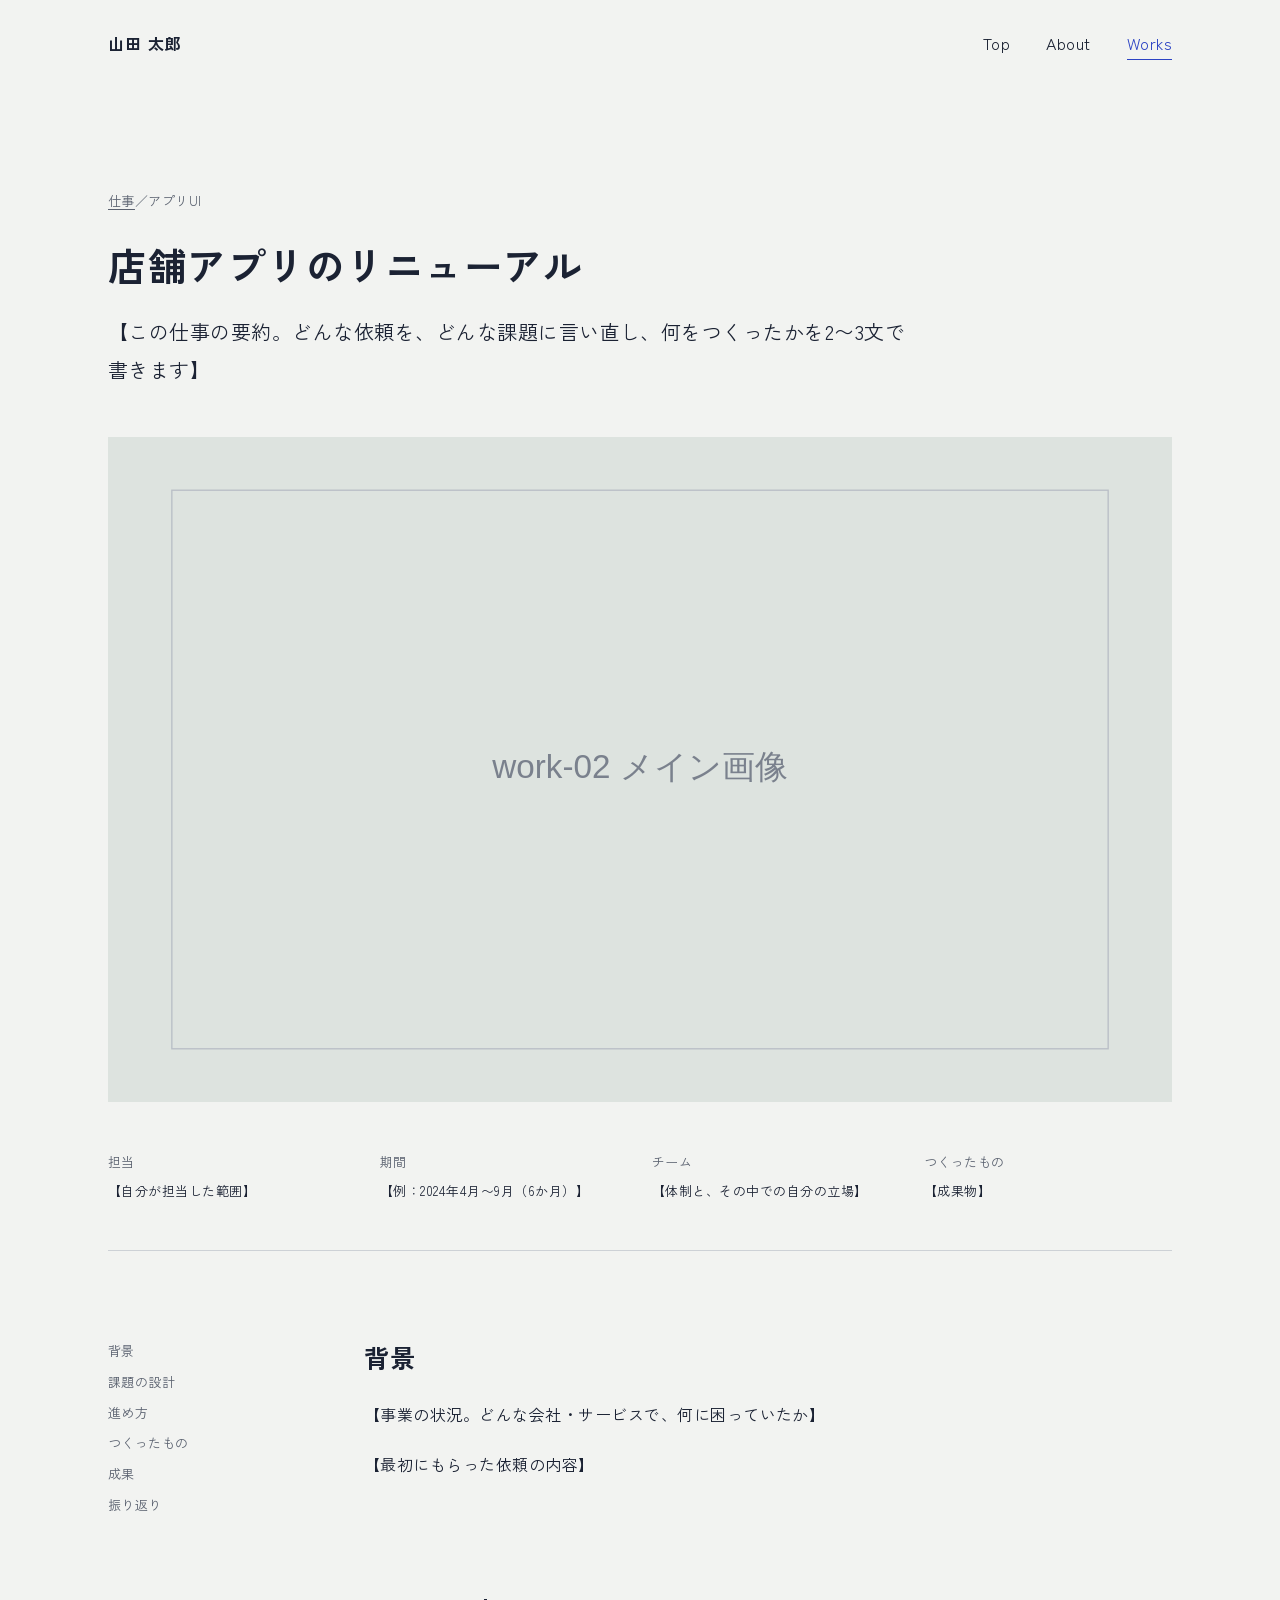
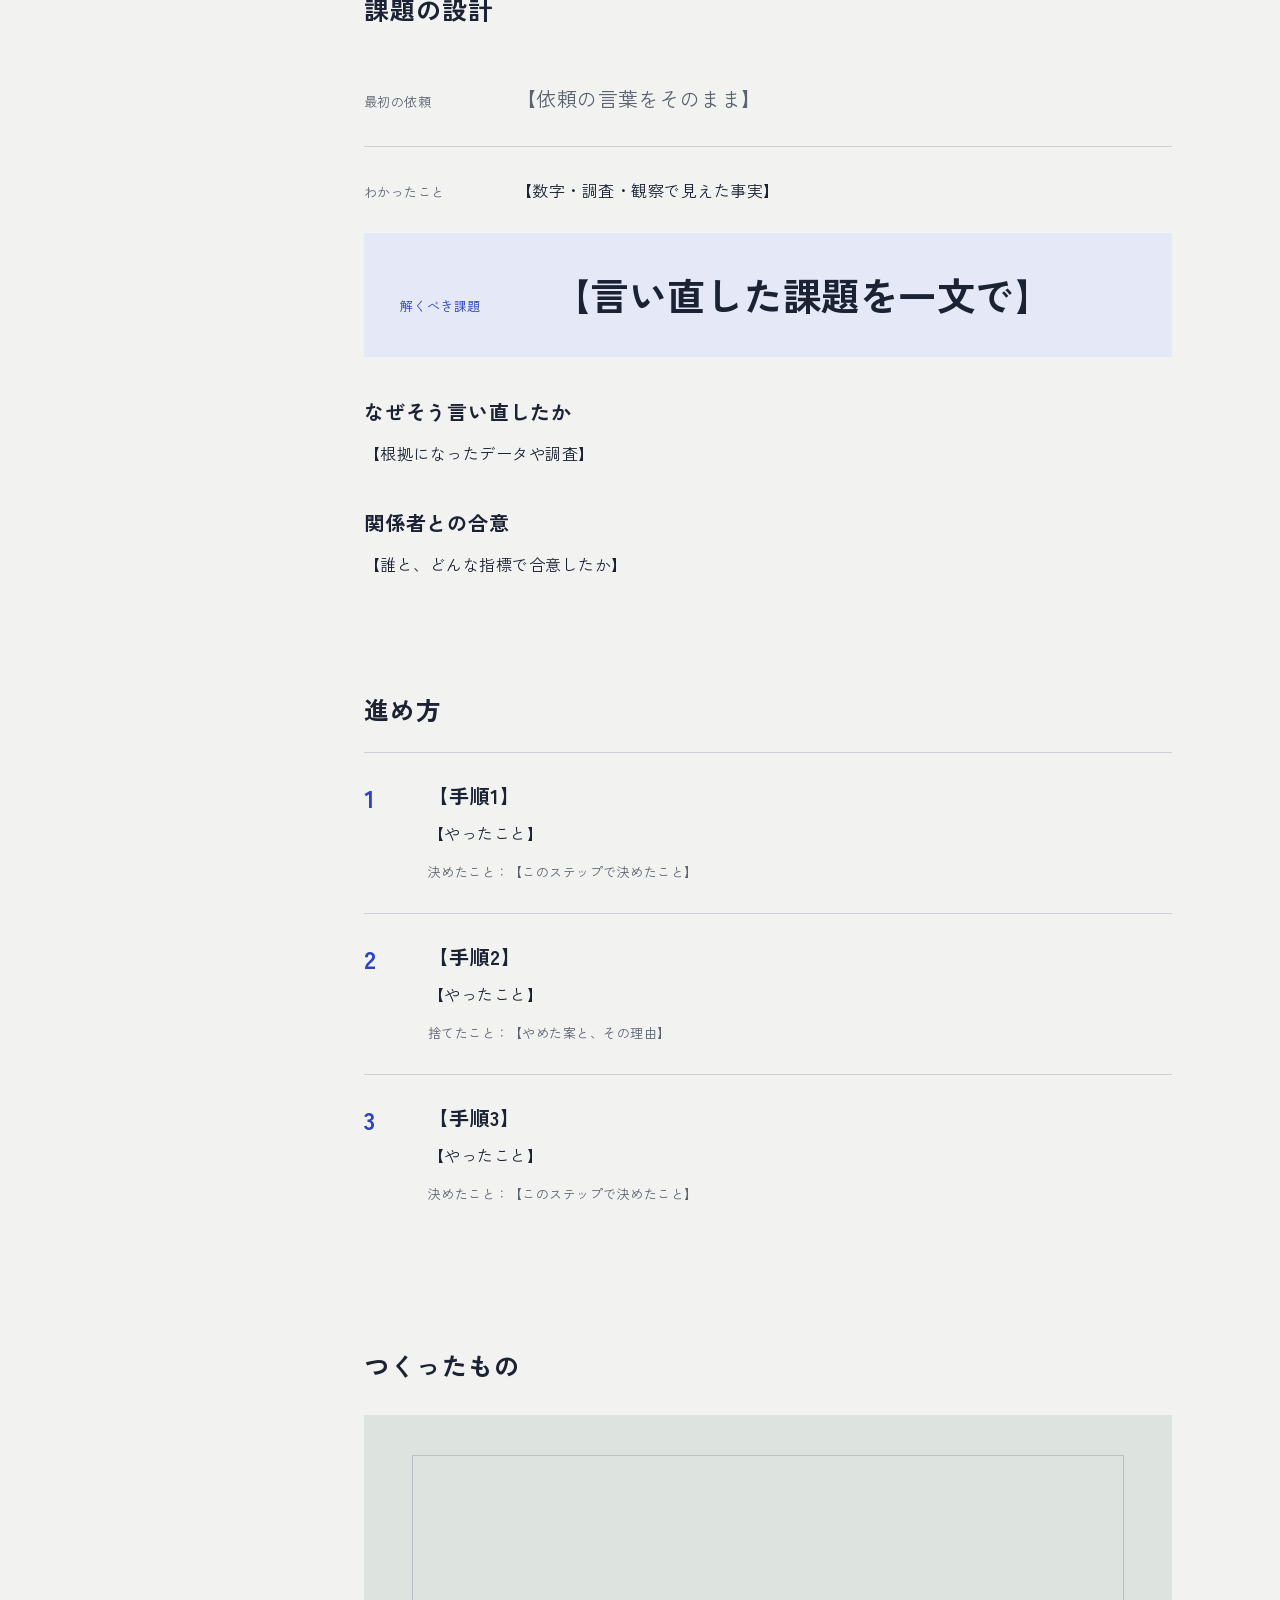
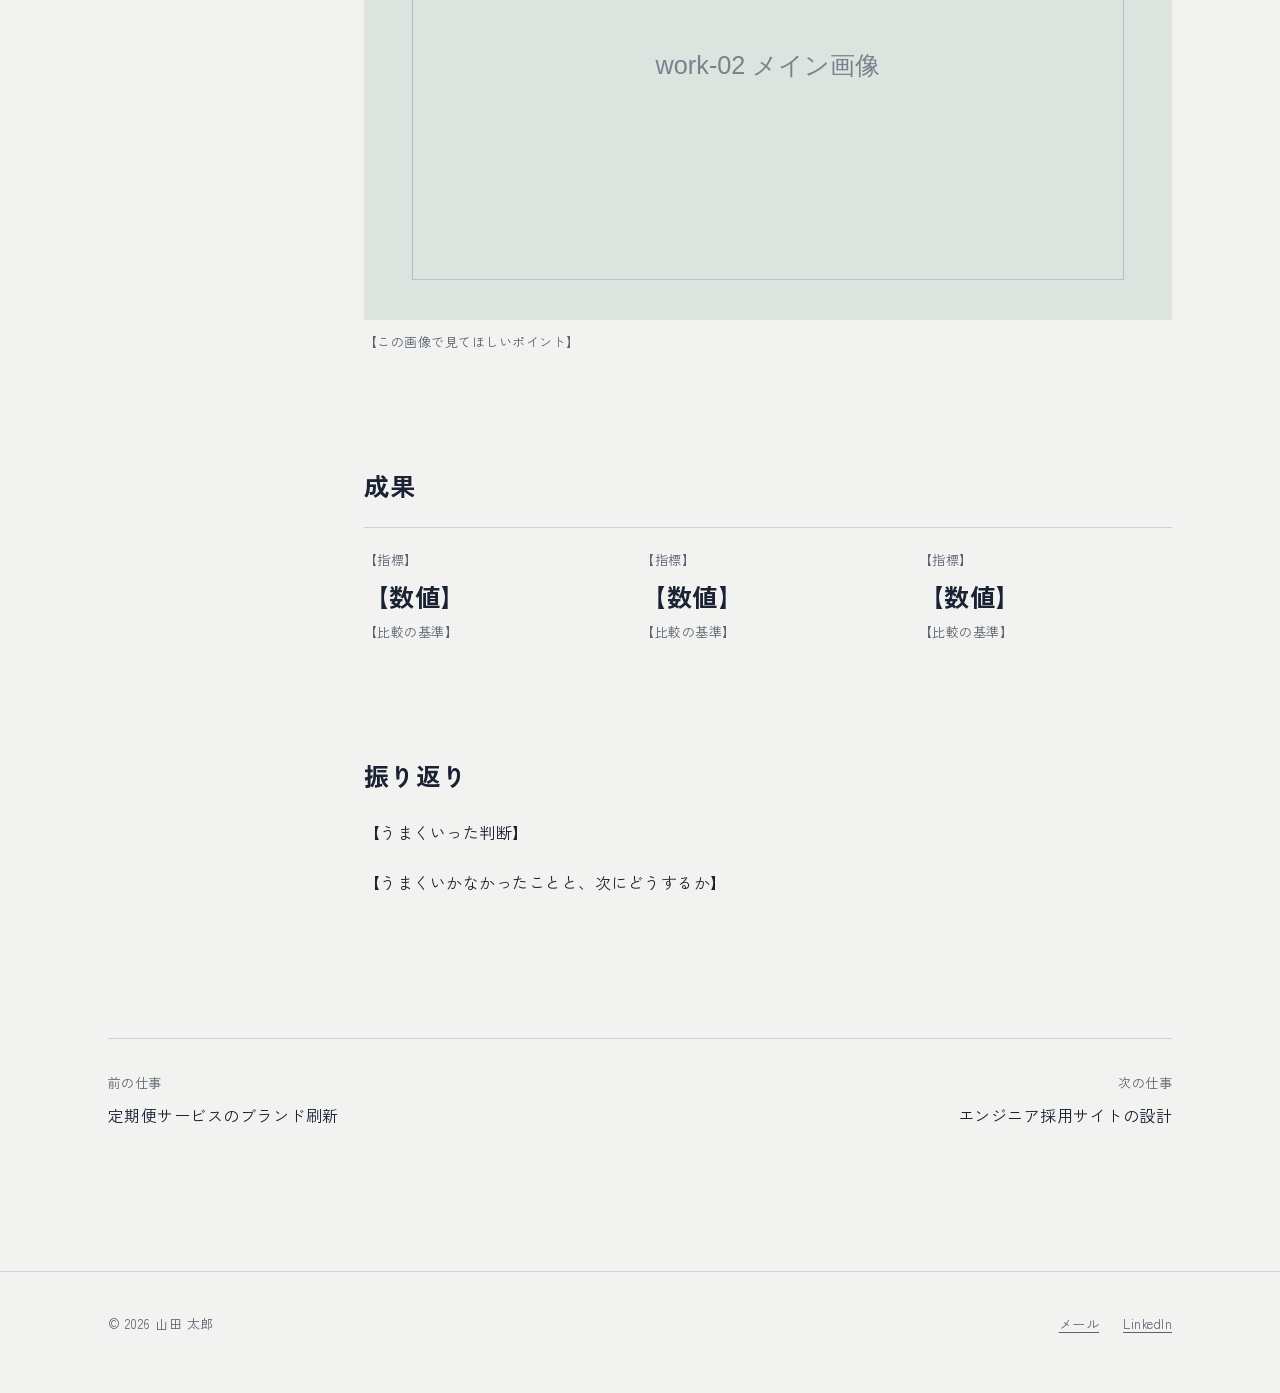
<file: works/work-02.html>
<!DOCTYPE html>
<html lang="ja">
<head>
  <meta charset="UTF-8">
  <meta name="viewport" content="width=device-width, initial-scale=1">
  <title>店舗アプリのリニューアル｜山田 太郎 ポートフォリオ</title>
  <meta name="description" content="【この仕事の説明文】">
  <link rel="preconnect" href="https://fonts.googleapis.com">
  <link rel="preconnect" href="https://fonts.gstatic.com" crossorigin>
  <link href="https://fonts.googleapis.com/css2?family=Zen+Kaku+Gothic+New:wght@400;500;700&display=swap" rel="stylesheet">
  <link rel="stylesheet" href="../css/style.css">
</head>
<body>
  <a class="skip" href="#main">本文へ移動</a>

  <header class="site-header">
    <div class="wrap">
      <a class="site-name" href="../index.html">山田 太郎</a>
      <nav class="site-nav" aria-label="メイン">
        <ul>
          <li><a href="../index.html">Top</a></li>
          <li><a href="../about.html">About</a></li>
          <li><a href="index.html" aria-current="page">Works</a></li>
        </ul>
      </nav>
    </div>
  </header>

  <main id="main">
    <div class="wrap">
      <header class="case-head">
        <p class="breadcrumb"><a href="index.html">仕事</a>／アプリUI</p>
        <h1 class="case-title">店舗アプリのリニューアル</h1>
        <!-- 要約：依頼 → 言い直した課題 → つくったもの を2〜3文で -->
        <p class="lead case-summary">【この仕事の要約。どんな依頼を、どんな課題に言い直し、何をつくったかを2〜3文で書きます】</p>
      </header>

      <figure class="case-cover">
        <img src="../images/work-02-cover.svg" alt="【メイン画像の説明】" width="1600" height="1000">
      </figure>

      <dl class="case-facts">
        <div><dt>担当</dt><dd>【自分が担当した範囲】</dd></div>
        <div><dt>期間</dt><dd>【例：2024年4月〜9月（6か月）】</dd></div>
        <div><dt>チーム</dt><dd>【体制と、その中での自分の立場】</dd></div>
        <div><dt>つくったもの</dt><dd>【成果物】</dd></div>
      </dl>

      <div class="case-body">
        <nav class="toc" aria-label="このページの目次">
          <ol>
            <li><a href="#background">背景</a></li>
            <li><a href="#problem">課題の設計</a></li>
            <li><a href="#approach">進め方</a></li>
            <li><a href="#output">つくったもの</a></li>
            <li><a href="#results">成果</a></li>
            <li><a href="#reflection">振り返り</a></li>
          </ol>
        </nav>

        <article>
          <section class="case-section" id="background">
            <h2>背景</h2>
            <div class="prose">
              <p>【事業の状況。どんな会社・サービスで、何に困っていたか】</p>
              <p>【最初にもらった依頼の内容】</p>
            </div>
          </section>

          <section class="case-section" id="problem">
            <h2>課題の設計</h2>
            <div class="reframe">
              <div class="reframe-row reframe-before">
                <p class="reframe-label">最初の依頼</p>
                <p class="reframe-text">【依頼の言葉をそのまま】</p>
              </div>
              <div class="reframe-row">
                <p class="reframe-label">わかったこと</p>
                <p class="reframe-text">【数字・調査・観察で見えた事実】</p>
              </div>
              <div class="reframe-row reframe-after">
                <p class="reframe-label">解くべき課題</p>
                <p class="reframe-text">【言い直した課題を一文で】</p>
              </div>
            </div>
            <div class="prose">
              <h3>なぜそう言い直したか</h3>
              <p>【根拠になったデータや調査】</p>
              <h3>関係者との合意</h3>
              <p>【誰と、どんな指標で合意したか】</p>
            </div>
          </section>

          <section class="case-section" id="approach">
            <h2>進め方</h2>
            <ol class="steps">
              <li>
                <div>
                  <h3>【手順1】</h3>
                  <p>【やったこと】</p>
                  <p class="decision">決めたこと：【このステップで決めたこと】</p>
                </div>
              </li>
              <li>
                <div>
                  <h3>【手順2】</h3>
                  <p>【やったこと】</p>
                  <p class="decision">捨てたこと：【やめた案と、その理由】</p>
                </div>
              </li>
              <li>
                <div>
                  <h3>【手順3】</h3>
                  <p>【やったこと】</p>
                  <p class="decision">決めたこと：【このステップで決めたこと】</p>
                </div>
              </li>
            </ol>
          </section>

          <section class="case-section" id="output">
            <h2>つくったもの</h2>
            <figure class="figure">
              <img src="../images/work-02-cover.svg" alt="【画像の説明】" width="1600" height="1000">
              <figcaption>【この画像で見てほしいポイント】</figcaption>
            </figure>
          </section>

          <section class="case-section" id="results">
            <h2>成果</h2>
            <dl class="results">
              <div><dt>【指標】</dt><dd>【数値】<small>【比較の基準】</small></dd></div>
              <div><dt>【指標】</dt><dd>【数値】<small>【比較の基準】</small></dd></div>
              <div><dt>【指標】</dt><dd>【数値】<small>【比較の基準】</small></dd></div>
            </dl>
          </section>

          <section class="case-section" id="reflection">
            <h2>振り返り</h2>
            <div class="prose">
              <p>【うまくいった判断】</p>
              <p>【うまくいかなかったことと、次にどうするか】</p>
            </div>
          </section>
        </article>
      </div>

      <nav class="case-nav" aria-label="ほかの仕事">
        <a href="work-01.html"><span>前の仕事</span>定期便サービスのブランド刷新</a>
        <a class="next" href="work-03.html"><span>次の仕事</span>エンジニア採用サイトの設計</a>
      </nav>
    </div>
  </main>

  <footer class="site-footer">
    <div class="wrap">
      <p>© 2026 山田 太郎</p>
      <ul>
        <li><a href="mailto:you@example.com">メール</a></li>
        <li><a href="https://www.linkedin.com/">LinkedIn</a></li>
      </ul>
    </div>
  </footer>
</body>
</html>
</file>
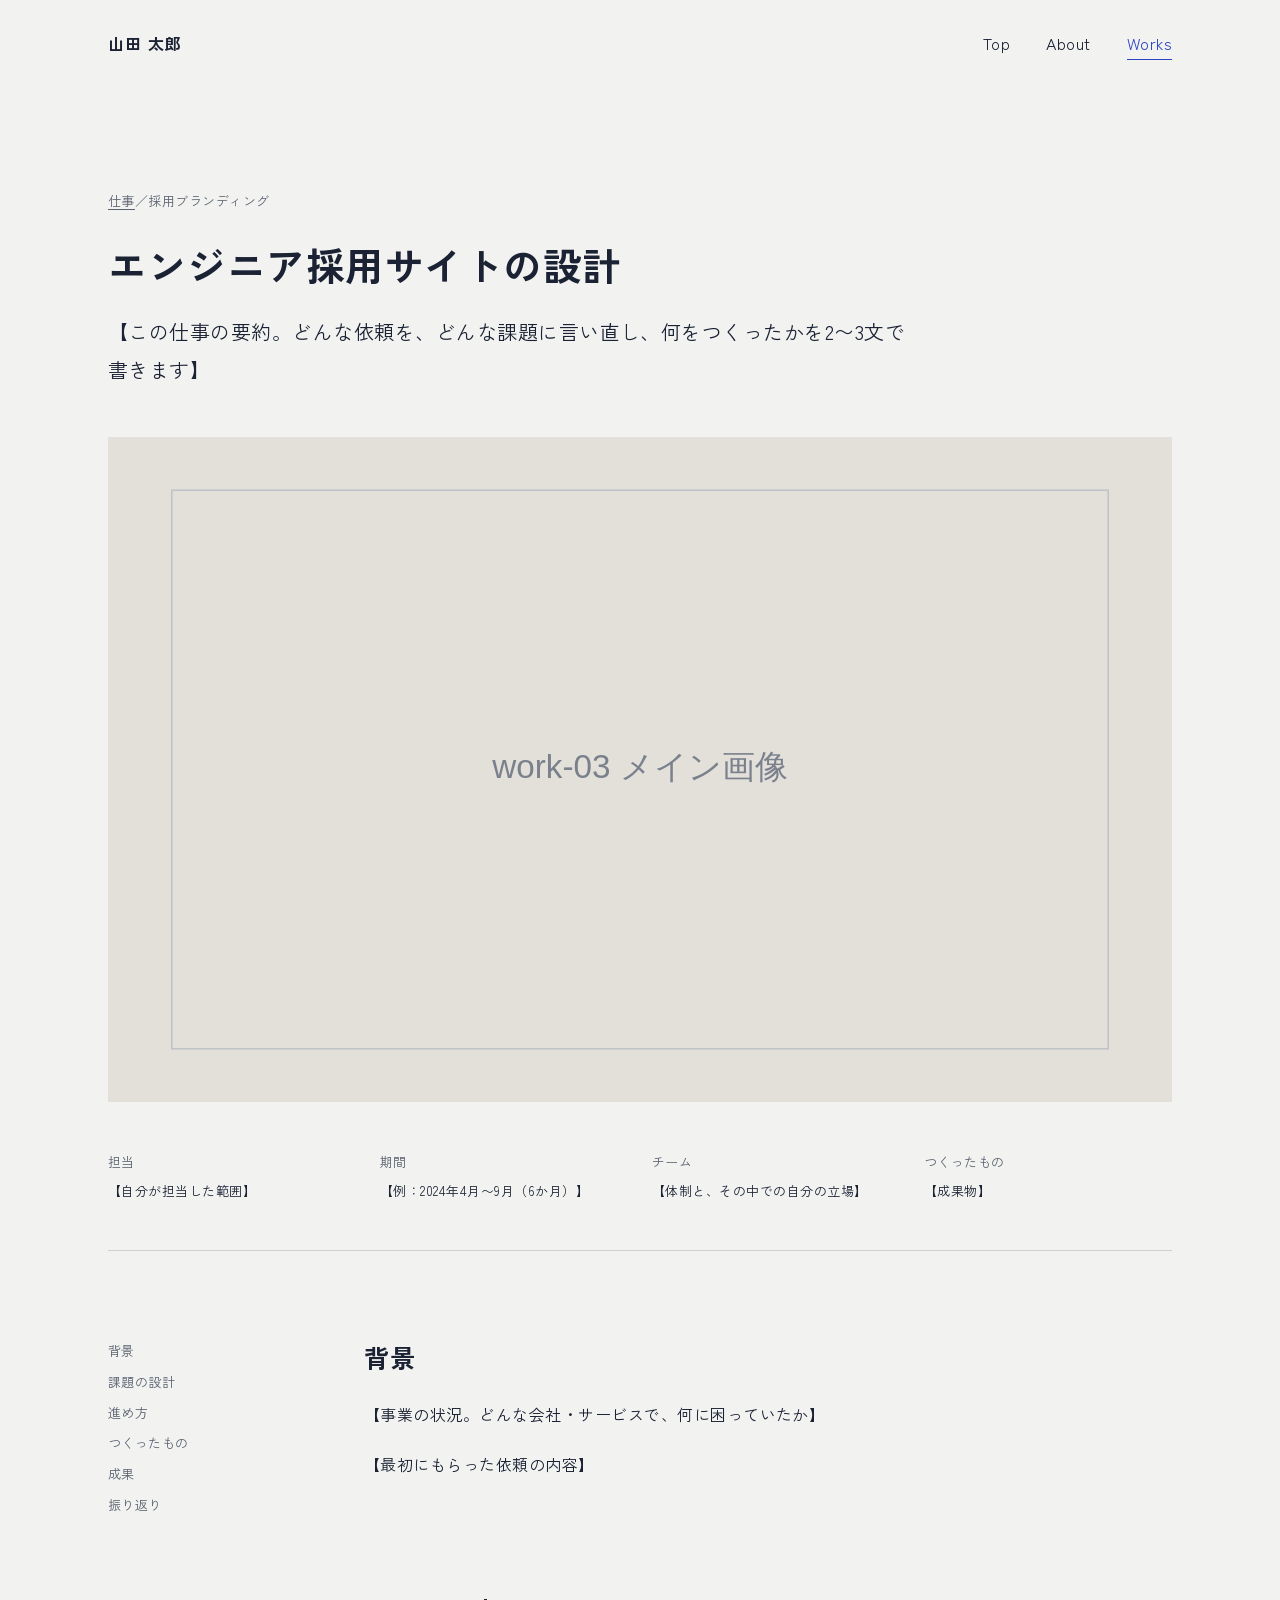
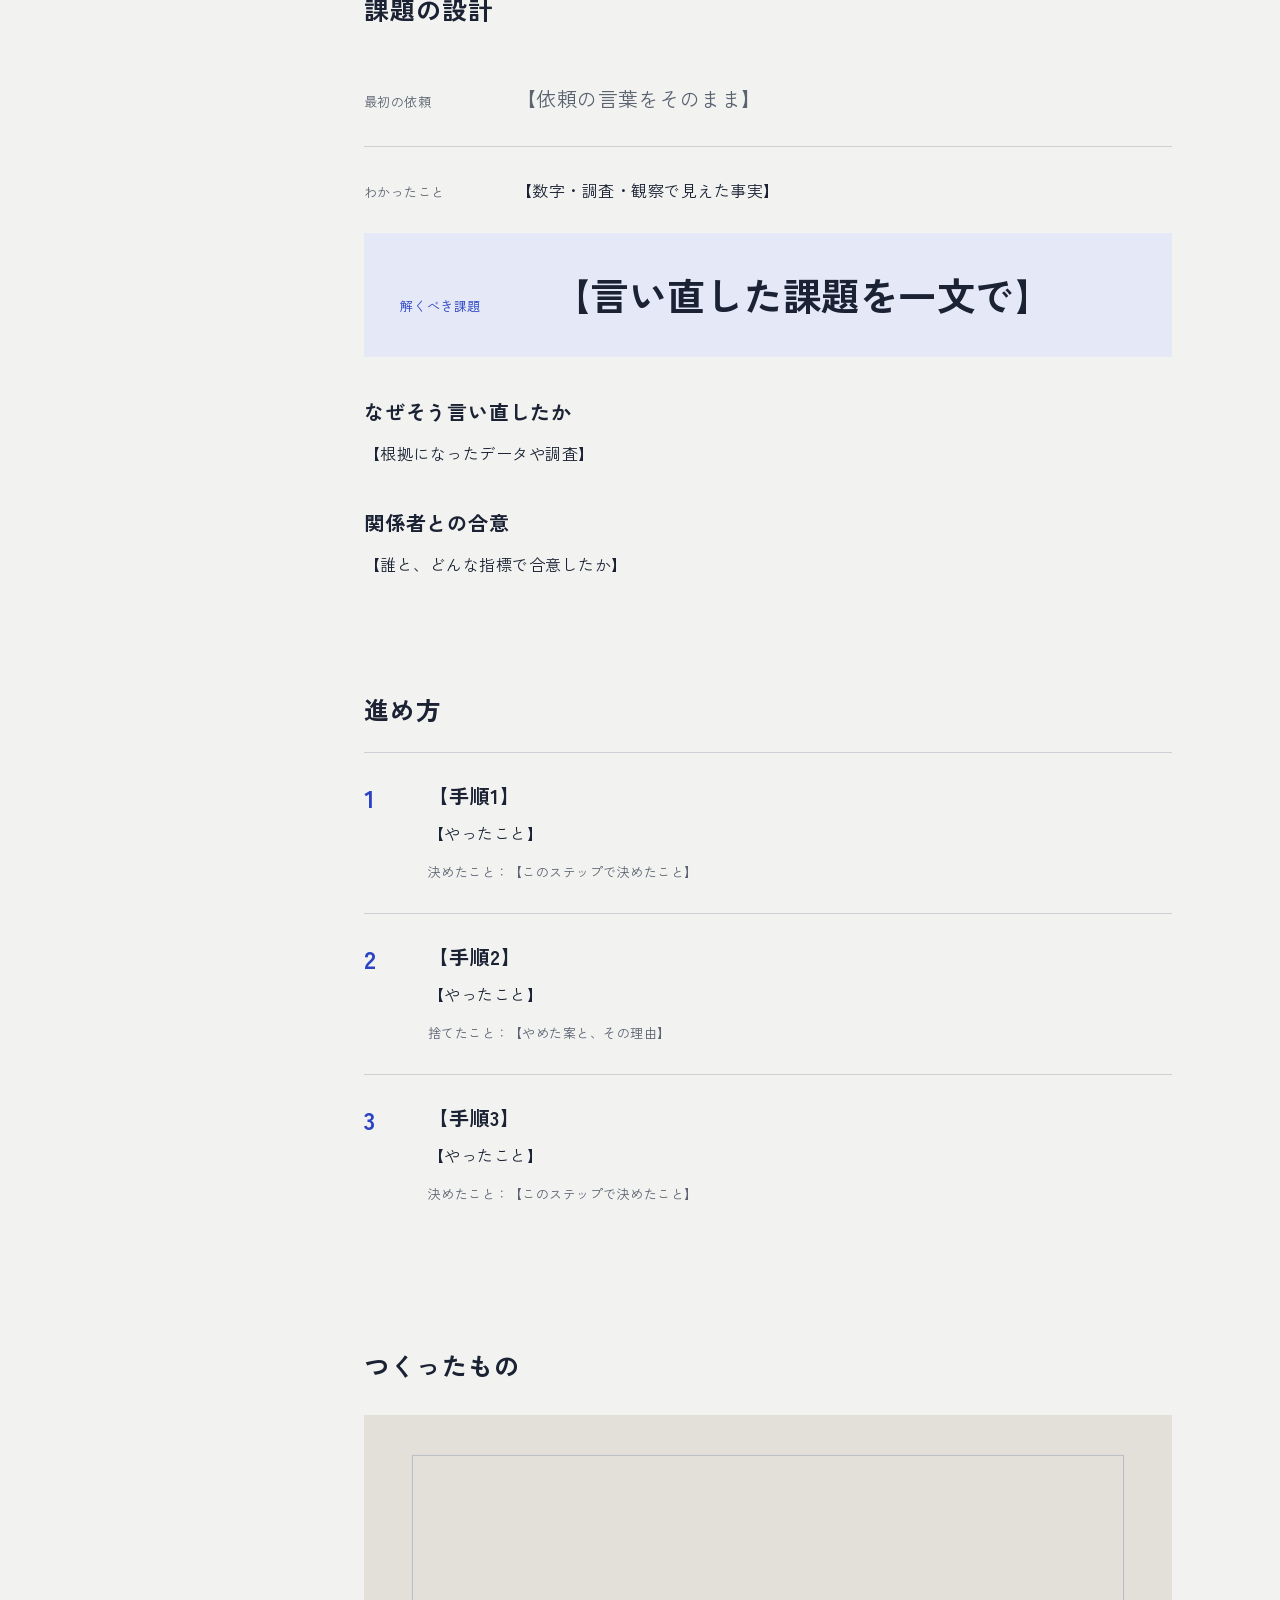
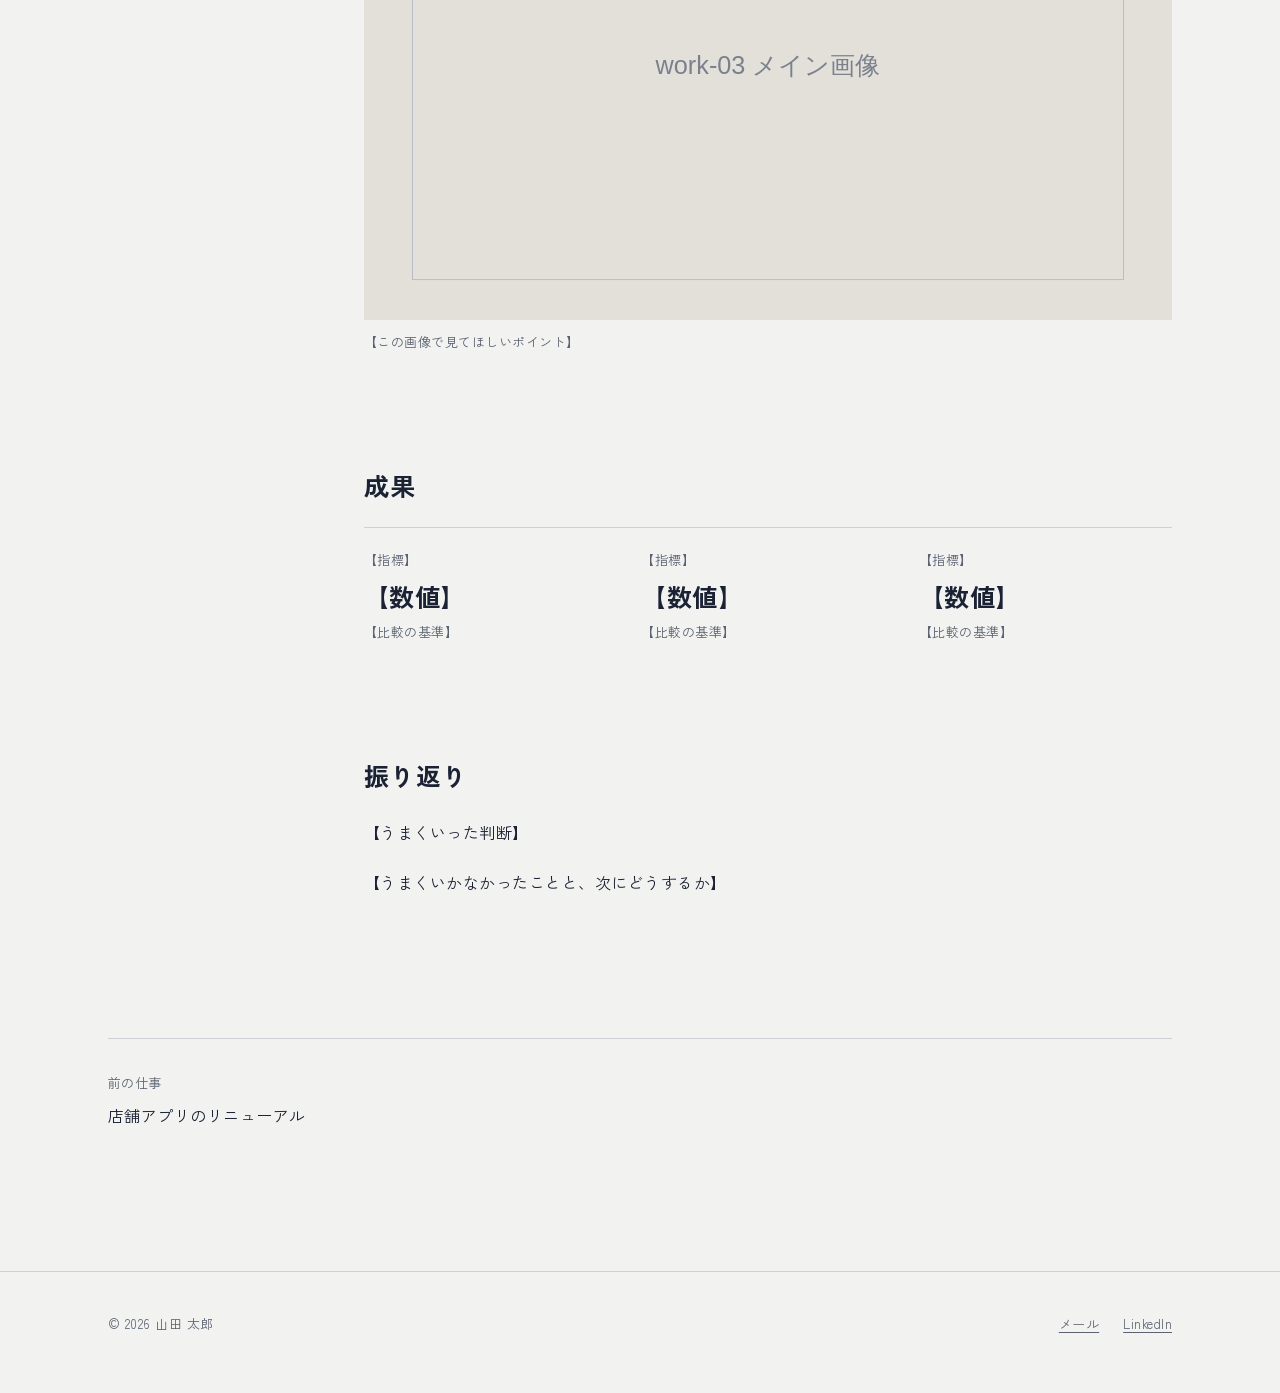
<file: works/work-03.html>
<!DOCTYPE html>
<html lang="ja">
<head>
  <meta charset="UTF-8">
  <meta name="viewport" content="width=device-width, initial-scale=1">
  <title>エンジニア採用サイトの設計｜山田 太郎 ポートフォリオ</title>
  <meta name="description" content="【この仕事の説明文】">
  <link rel="preconnect" href="https://fonts.googleapis.com">
  <link rel="preconnect" href="https://fonts.gstatic.com" crossorigin>
  <link href="https://fonts.googleapis.com/css2?family=Zen+Kaku+Gothic+New:wght@400;500;700&display=swap" rel="stylesheet">
  <link rel="stylesheet" href="../css/style.css">
</head>
<body>
  <a class="skip" href="#main">本文へ移動</a>

  <header class="site-header">
    <div class="wrap">
      <a class="site-name" href="../index.html">山田 太郎</a>
      <nav class="site-nav" aria-label="メイン">
        <ul>
          <li><a href="../index.html">Top</a></li>
          <li><a href="../about.html">About</a></li>
          <li><a href="index.html" aria-current="page">Works</a></li>
        </ul>
      </nav>
    </div>
  </header>

  <main id="main">
    <div class="wrap">
      <header class="case-head">
        <p class="breadcrumb"><a href="index.html">仕事</a>／採用ブランディング</p>
        <h1 class="case-title">エンジニア採用サイトの設計</h1>
        <!-- 要約：依頼 → 言い直した課題 → つくったもの を2〜3文で -->
        <p class="lead case-summary">【この仕事の要約。どんな依頼を、どんな課題に言い直し、何をつくったかを2〜3文で書きます】</p>
      </header>

      <figure class="case-cover">
        <img src="../images/work-03-cover.svg" alt="【メイン画像の説明】" width="1600" height="1000">
      </figure>

      <dl class="case-facts">
        <div><dt>担当</dt><dd>【自分が担当した範囲】</dd></div>
        <div><dt>期間</dt><dd>【例：2024年4月〜9月（6か月）】</dd></div>
        <div><dt>チーム</dt><dd>【体制と、その中での自分の立場】</dd></div>
        <div><dt>つくったもの</dt><dd>【成果物】</dd></div>
      </dl>

      <div class="case-body">
        <nav class="toc" aria-label="このページの目次">
          <ol>
            <li><a href="#background">背景</a></li>
            <li><a href="#problem">課題の設計</a></li>
            <li><a href="#approach">進め方</a></li>
            <li><a href="#output">つくったもの</a></li>
            <li><a href="#results">成果</a></li>
            <li><a href="#reflection">振り返り</a></li>
          </ol>
        </nav>

        <article>
          <section class="case-section" id="background">
            <h2>背景</h2>
            <div class="prose">
              <p>【事業の状況。どんな会社・サービスで、何に困っていたか】</p>
              <p>【最初にもらった依頼の内容】</p>
            </div>
          </section>

          <section class="case-section" id="problem">
            <h2>課題の設計</h2>
            <div class="reframe">
              <div class="reframe-row reframe-before">
                <p class="reframe-label">最初の依頼</p>
                <p class="reframe-text">【依頼の言葉をそのまま】</p>
              </div>
              <div class="reframe-row">
                <p class="reframe-label">わかったこと</p>
                <p class="reframe-text">【数字・調査・観察で見えた事実】</p>
              </div>
              <div class="reframe-row reframe-after">
                <p class="reframe-label">解くべき課題</p>
                <p class="reframe-text">【言い直した課題を一文で】</p>
              </div>
            </div>
            <div class="prose">
              <h3>なぜそう言い直したか</h3>
              <p>【根拠になったデータや調査】</p>
              <h3>関係者との合意</h3>
              <p>【誰と、どんな指標で合意したか】</p>
            </div>
          </section>

          <section class="case-section" id="approach">
            <h2>進め方</h2>
            <ol class="steps">
              <li>
                <div>
                  <h3>【手順1】</h3>
                  <p>【やったこと】</p>
                  <p class="decision">決めたこと：【このステップで決めたこと】</p>
                </div>
              </li>
              <li>
                <div>
                  <h3>【手順2】</h3>
                  <p>【やったこと】</p>
                  <p class="decision">捨てたこと：【やめた案と、その理由】</p>
                </div>
              </li>
              <li>
                <div>
                  <h3>【手順3】</h3>
                  <p>【やったこと】</p>
                  <p class="decision">決めたこと：【このステップで決めたこと】</p>
                </div>
              </li>
            </ol>
          </section>

          <section class="case-section" id="output">
            <h2>つくったもの</h2>
            <figure class="figure">
              <img src="../images/work-03-cover.svg" alt="【画像の説明】" width="1600" height="1000">
              <figcaption>【この画像で見てほしいポイント】</figcaption>
            </figure>
          </section>

          <section class="case-section" id="results">
            <h2>成果</h2>
            <dl class="results">
              <div><dt>【指標】</dt><dd>【数値】<small>【比較の基準】</small></dd></div>
              <div><dt>【指標】</dt><dd>【数値】<small>【比較の基準】</small></dd></div>
              <div><dt>【指標】</dt><dd>【数値】<small>【比較の基準】</small></dd></div>
            </dl>
          </section>

          <section class="case-section" id="reflection">
            <h2>振り返り</h2>
            <div class="prose">
              <p>【うまくいった判断】</p>
              <p>【うまくいかなかったことと、次にどうするか】</p>
            </div>
          </section>
        </article>
      </div>

      <nav class="case-nav" aria-label="ほかの仕事">
        <a href="work-02.html"><span>前の仕事</span>店舗アプリのリニューアル</a>
        
      </nav>
    </div>
  </main>

  <footer class="site-footer">
    <div class="wrap">
      <p>© 2026 山田 太郎</p>
      <ul>
        <li><a href="mailto:you@example.com">メール</a></li>
        <li><a href="https://www.linkedin.com/">LinkedIn</a></li>
      </ul>
    </div>
  </footer>
</body>
</html>
</file>
<file: css/style.css>
/* =========================================================
   Portfolio — 共通スタイル
   色や文字の大きさは、下の :root の値を変えるだけで全ページに反映されます。
   ========================================================= */

:root {
  /* 色 */
  --paper: #f2f3f1;     /* 背景：少し青みのある紙色 */
  --surface: #ffffff;   /* 画像まわりや表の背景 */
  --ink: #1b2233;       /* 本文・見出し：藍に寄せた墨色 */
  --sub: #5b6270;       /* 補足テキスト */
  --line: #cdd1d6;      /* 罫線 */
  --accent: #2c43c4;    /* アクセント：リンクと「問い」の強調だけに使う */
  --accent-wash: #e4e8f7;

  /* 文字 */
  --font: "Zen Kaku Gothic New", "Hiragino Kaku Gothic ProN", "Yu Gothic", sans-serif;
  --fs-sm: 0.8125rem;   /* 13px */
  --fs-base: 1rem;      /* 16px */
  --fs-md: 1.25rem;     /* 20px */
  --fs-lg: 1.5625rem;   /* 25px */
  --fs-xl: clamp(1.75rem, 3.2vw, 2.4rem);
  --fs-hero: clamp(2.1rem, 5.6vw, 4.25rem);

  /* レイアウト */
  --max: 1160px;
  --measure: 40em;      /* 本文の1行の長さ（日本語で約40字） */
  --gutter: clamp(20px, 4vw, 48px);
  --space-section: clamp(72px, 11vw, 144px);
}

*,
*::before,
*::after { box-sizing: border-box; }

html { -webkit-text-size-adjust: 100%; scroll-behavior: smooth; }

body {
  margin: 0;
  background: var(--paper);
  color: var(--ink);
  font-family: var(--font);
  font-size: var(--fs-base);
  line-height: 1.9;
  letter-spacing: 0.03em;
  font-feature-settings: "palt" 0;
}

img { display: block; max-width: 100%; height: auto; }

a { color: inherit; text-decoration-thickness: 1px; text-underline-offset: 0.25em; }
a:hover { color: var(--accent); }

:focus-visible {
  outline: 2px solid var(--accent);
  outline-offset: 3px;
  border-radius: 2px;
}

h1, h2, h3, p, ul, ol, dl, dd, figure { margin: 0; }
h1, h2, h3 { font-weight: 700; line-height: 1.45; letter-spacing: 0.04em; }

.skip {
  position: absolute; left: -9999px; top: 0;
  background: var(--ink); color: var(--paper); padding: 8px 16px;
}
.skip:focus { left: 8px; top: 8px; z-index: 10; }

.wrap {
  width: 100%;
  max-width: var(--max);
  margin: 0 auto;
  padding: 0 var(--gutter);
}

/* ---------- ヘッダー ---------- */
.site-header { padding: 28px 0; }
.site-header .wrap {
  display: flex; align-items: baseline; justify-content: space-between; gap: 24px;
}
.site-name { font-weight: 700; text-decoration: none; letter-spacing: 0.08em; }
.site-nav ul { display: flex; gap: clamp(16px, 3vw, 36px); list-style: none; padding: 0; }
.site-nav a { text-decoration: none; padding: 4px 0; }
.site-nav a[aria-current="page"] {
  color: var(--accent);
  border-bottom: 1px solid var(--accent);
}

/* ---------- フッター ---------- */
.site-footer {
  margin-top: var(--space-section);
  border-top: 1px solid var(--line);
  padding: 40px 0 56px;
  font-size: var(--fs-sm);
  color: var(--sub);
}
.site-footer .wrap { display: flex; flex-wrap: wrap; justify-content: space-between; gap: 16px; }
.site-footer ul { display: flex; gap: 24px; list-style: none; padding: 0; }

/* ---------- 共通パーツ ---------- */
.section { margin-top: var(--space-section); }
.section-title {
  font-size: var(--fs-xl);
  margin-bottom: clamp(32px, 5vw, 56px);
}
.lead { font-size: var(--fs-md); line-height: 1.9; max-width: var(--measure); }
.prose { max-width: var(--measure); }
.prose p + p { margin-top: 1.2em; }
.prose ul { padding-left: 1.2em; margin-top: 0.8em; }
.prose li + li { margin-top: 0.3em; }
.note { font-size: var(--fs-sm); color: var(--sub); }

.text-link { color: var(--accent); font-weight: 500; }

/* ---------- TOP：ヒーロー ---------- */
.hero { padding: clamp(64px, 12vw, 160px) 0 clamp(48px, 8vw, 96px); }
.hero-statement {
  font-size: var(--fs-hero);
  line-height: 1.4;
  letter-spacing: 0.05em;
  max-width: 14em;
}
.hero-meta {
  margin-top: clamp(32px, 5vw, 56px);
  display: grid;
  grid-template-columns: auto 1fr;
  gap: 4px 32px;
  max-width: 40em;
  color: var(--sub);
}
.hero-meta dt { color: var(--ink); font-weight: 500; }

/* ---------- 作品リスト（TOPとWorksで共通） ---------- */
.work-list { list-style: none; padding: 0; border-top: 1px solid var(--line); }
.work-item { border-bottom: 1px solid var(--line); }
.work-item a {
  display: grid;
  grid-template-columns: minmax(0, 5fr) minmax(0, 7fr);
  gap: clamp(20px, 4vw, 56px);
  padding: clamp(28px, 4vw, 48px) 0;
  text-decoration: none;
  align-items: start;
}
.work-item a:hover .work-title { color: var(--accent); }
.work-item a:hover img { opacity: 0.92; }
.work-thumb { background: var(--surface); aspect-ratio: 16 / 10; overflow: hidden; }
.work-thumb img { width: 100%; height: 100%; object-fit: cover; transition: opacity 0.2s; }
.work-text { order: -1; display: flex; flex-direction: column; gap: 14px; }
.work-kind { font-size: var(--fs-sm); color: var(--sub); }
.work-title { font-size: var(--fs-lg); transition: color 0.2s; }
.work-question {
  border-left: 2px solid var(--accent);
  padding-left: 14px;
  color: var(--ink);
}
.work-question span { display: block; font-size: var(--fs-sm); color: var(--accent); }
.work-result { font-size: var(--fs-sm); color: var(--sub); }

.more { margin-top: 32px; }

/* ---------- About ---------- */
.about-intro {
  display: grid;
  grid-template-columns: minmax(0, 4fr) minmax(0, 8fr);
  gap: clamp(24px, 5vw, 72px);
  padding-top: clamp(48px, 8vw, 104px);
}
.portrait { background: var(--surface); aspect-ratio: 4 / 5; }
.about-name { font-size: var(--fs-xl); }
.about-role { color: var(--sub); margin: 4px 0 28px; }

.strengths { display: grid; grid-template-columns: repeat(3, minmax(0, 1fr)); gap: clamp(24px, 4vw, 48px); }
.strengths h3 { font-size: var(--fs-md); margin-bottom: 12px; }
.strengths p { color: var(--sub); }

.timeline { list-style: none; padding: 0; border-top: 1px solid var(--line); }
.timeline li {
  display: grid;
  grid-template-columns: 9em minmax(0, 1fr);
  gap: 24px;
  padding: 24px 0;
  border-bottom: 1px solid var(--line);
}
.timeline time { color: var(--sub); font-variant-numeric: tabular-nums; }
.timeline h3 { font-size: var(--fs-base); }
.timeline p { color: var(--sub); max-width: var(--measure); }

.skill-table { width: 100%; border-collapse: collapse; }
.skill-table th,
.skill-table td { text-align: left; vertical-align: top; padding: 18px 0; border-bottom: 1px solid var(--line); }
.skill-table th { width: 9em; font-weight: 500; padding-right: 24px; }
.skill-table td { color: var(--sub); }

.contact { background: var(--ink); color: var(--paper); padding: clamp(40px, 6vw, 72px); }
.contact .section-title { margin-bottom: 20px; }
.contact a { color: var(--paper); }
.contact a:hover { color: var(--accent-wash); }
.contact-links { list-style: none; padding: 0; margin-top: 24px; display: flex; flex-wrap: wrap; gap: 12px 32px; }

/* ---------- Works 一覧 ---------- */
.page-head { padding: clamp(48px, 8vw, 104px) 0 clamp(32px, 5vw, 56px); }
.page-title { font-size: var(--fs-xl); margin-bottom: 20px; }

/* ---------- Works 詳細（ケーススタディ） ---------- */
.case-head { padding: clamp(48px, 8vw, 104px) 0 clamp(32px, 5vw, 48px); }
.breadcrumb { font-size: var(--fs-sm); color: var(--sub); margin-bottom: 24px; }
.breadcrumb a { color: var(--sub); }
.case-title { font-size: var(--fs-xl); max-width: 22em; }
.case-summary { margin-top: 20px; }

.case-cover { background: var(--surface); }
.case-cover img { width: 100%; }

.case-facts {
  display: grid;
  grid-template-columns: repeat(4, minmax(0, 1fr));
  gap: 24px;
  margin-top: clamp(32px, 5vw, 48px);
  padding-bottom: clamp(32px, 5vw, 48px);
  border-bottom: 1px solid var(--line);
}
.case-facts dt { font-size: var(--fs-sm); color: var(--sub); margin-bottom: 4px; }
.case-facts dd { font-size: var(--fs-sm); line-height: 1.8; }

.case-body {
  display: grid;
  grid-template-columns: 12em minmax(0, 1fr);
  gap: clamp(24px, 5vw, 80px);
  margin-top: clamp(48px, 7vw, 88px);
}
.toc { position: sticky; top: 32px; align-self: start; font-size: var(--fs-sm); }
.toc ol { list-style: none; padding: 0; display: grid; gap: 6px; }
.toc a { color: var(--sub); text-decoration: none; }
.toc a:hover { color: var(--accent); }

.case-section + .case-section { margin-top: clamp(64px, 9vw, 112px); }
.case-section h2 { font-size: var(--fs-lg); margin-bottom: 24px; }
.case-section h3 { font-size: var(--fs-md); margin: 40px 0 12px; }

/* 課題の再定義：このポートフォリオでいちばん見せたい部分 */
.reframe { margin: 8px 0 40px; display: grid; gap: 0; }
.reframe-row { padding: 28px 0; display: grid; grid-template-columns: 8em minmax(0, 1fr); gap: 24px; align-items: baseline; }
.reframe-row + .reframe-row { border-top: 1px solid var(--line); }
.reframe-label { font-size: var(--fs-sm); color: var(--sub); }
.reframe-before .reframe-text { font-size: var(--fs-md); color: var(--sub); }
.reframe-after {
  background: var(--accent-wash);
  padding: 32px clamp(20px, 3vw, 36px);
  border-top: 0 !important;
}
.reframe-after .reframe-label { color: var(--accent); }
.reframe-after .reframe-text { font-size: var(--fs-xl); line-height: 1.55; font-weight: 700; }

/* アプローチ：手順なので番号を付ける */
.steps { list-style: none; padding: 0; counter-reset: step; }
.steps > li {
  counter-increment: step;
  display: grid;
  grid-template-columns: 3em minmax(0, 1fr);
  gap: 16px;
  padding: 28px 0;
  border-top: 1px solid var(--line);
}
.steps > li::before {
  content: counter(step);
  font-size: var(--fs-lg);
  font-weight: 700;
  color: var(--accent);
  line-height: 1.3;
}
.steps h3 { font-size: var(--fs-md); margin: 0 0 8px; }
.steps p { max-width: var(--measure); }
.steps .decision { margin-top: 12px; font-size: var(--fs-sm); color: var(--sub); }

.figure { margin-top: 32px; }
.figure img { background: var(--surface); width: 100%; }
.figure figcaption { font-size: var(--fs-sm); color: var(--sub); margin-top: 10px; }
.figure-pair { display: grid; grid-template-columns: repeat(2, minmax(0, 1fr)); gap: 16px; margin-top: 32px; }

.results { display: grid; grid-template-columns: repeat(3, minmax(0, 1fr)); gap: 24px; border-top: 1px solid var(--line); }
.results div { padding-top: 20px; }
.results dt { font-size: var(--fs-sm); color: var(--sub); }
.results dd { font-size: var(--fs-lg); font-weight: 700; font-variant-numeric: tabular-nums; }
.results dd small { display: block; font-size: var(--fs-sm); font-weight: 400; color: var(--sub); }

.case-nav {
  display: flex; justify-content: space-between; gap: 24px;
  margin-top: var(--space-section);
  padding-top: 32px;
  border-top: 1px solid var(--line);
}
.case-nav a { text-decoration: none; display: grid; gap: 4px; }
.case-nav span { font-size: var(--fs-sm); color: var(--sub); }
.case-nav .next { text-align: right; margin-left: auto; }

/* ---------- ページを開いたときの演出（ヒーローだけ） ---------- */
@media (prefers-reduced-motion: no-preference) {
  .hero-statement { animation: rise 0.9s cubic-bezier(0.2, 0.7, 0.2, 1) both; }
  .hero-meta { animation: rise 0.9s 0.25s cubic-bezier(0.2, 0.7, 0.2, 1) both; }
  @keyframes rise {
    from { opacity: 0; transform: translateY(12px); }
    to { opacity: 1; transform: none; }
  }
}
@media (prefers-reduced-motion: reduce) {
  html { scroll-behavior: auto; }
}

/* ---------- スマートフォン ---------- */
@media (max-width: 860px) {
  .case-body { grid-template-columns: 1fr; }
  .toc { position: static; border-top: 1px solid var(--line); border-bottom: 1px solid var(--line); padding: 16px 0; }
  .toc ol { grid-template-columns: repeat(2, minmax(0, 1fr)); }
  .case-facts { grid-template-columns: repeat(2, minmax(0, 1fr)); }
  .strengths { grid-template-columns: 1fr; }
}

@media (max-width: 640px) {
  .site-header .wrap { flex-direction: column; gap: 8px; }
  .work-item a { grid-template-columns: 1fr; }
  .work-text { order: 0; }
  .about-intro { grid-template-columns: 1fr; }
  .portrait { max-width: 240px; }
  .timeline li { grid-template-columns: 1fr; gap: 4px; }
  .skill-table th { width: 6em; }
  .hero-meta { grid-template-columns: 1fr; gap: 0; }
  .hero-meta dd { margin-bottom: 8px; }
  .reframe-row { grid-template-columns: 1fr; gap: 6px; }
  .results { grid-template-columns: 1fr; }
  .figure-pair { grid-template-columns: 1fr; }
}
</file>
